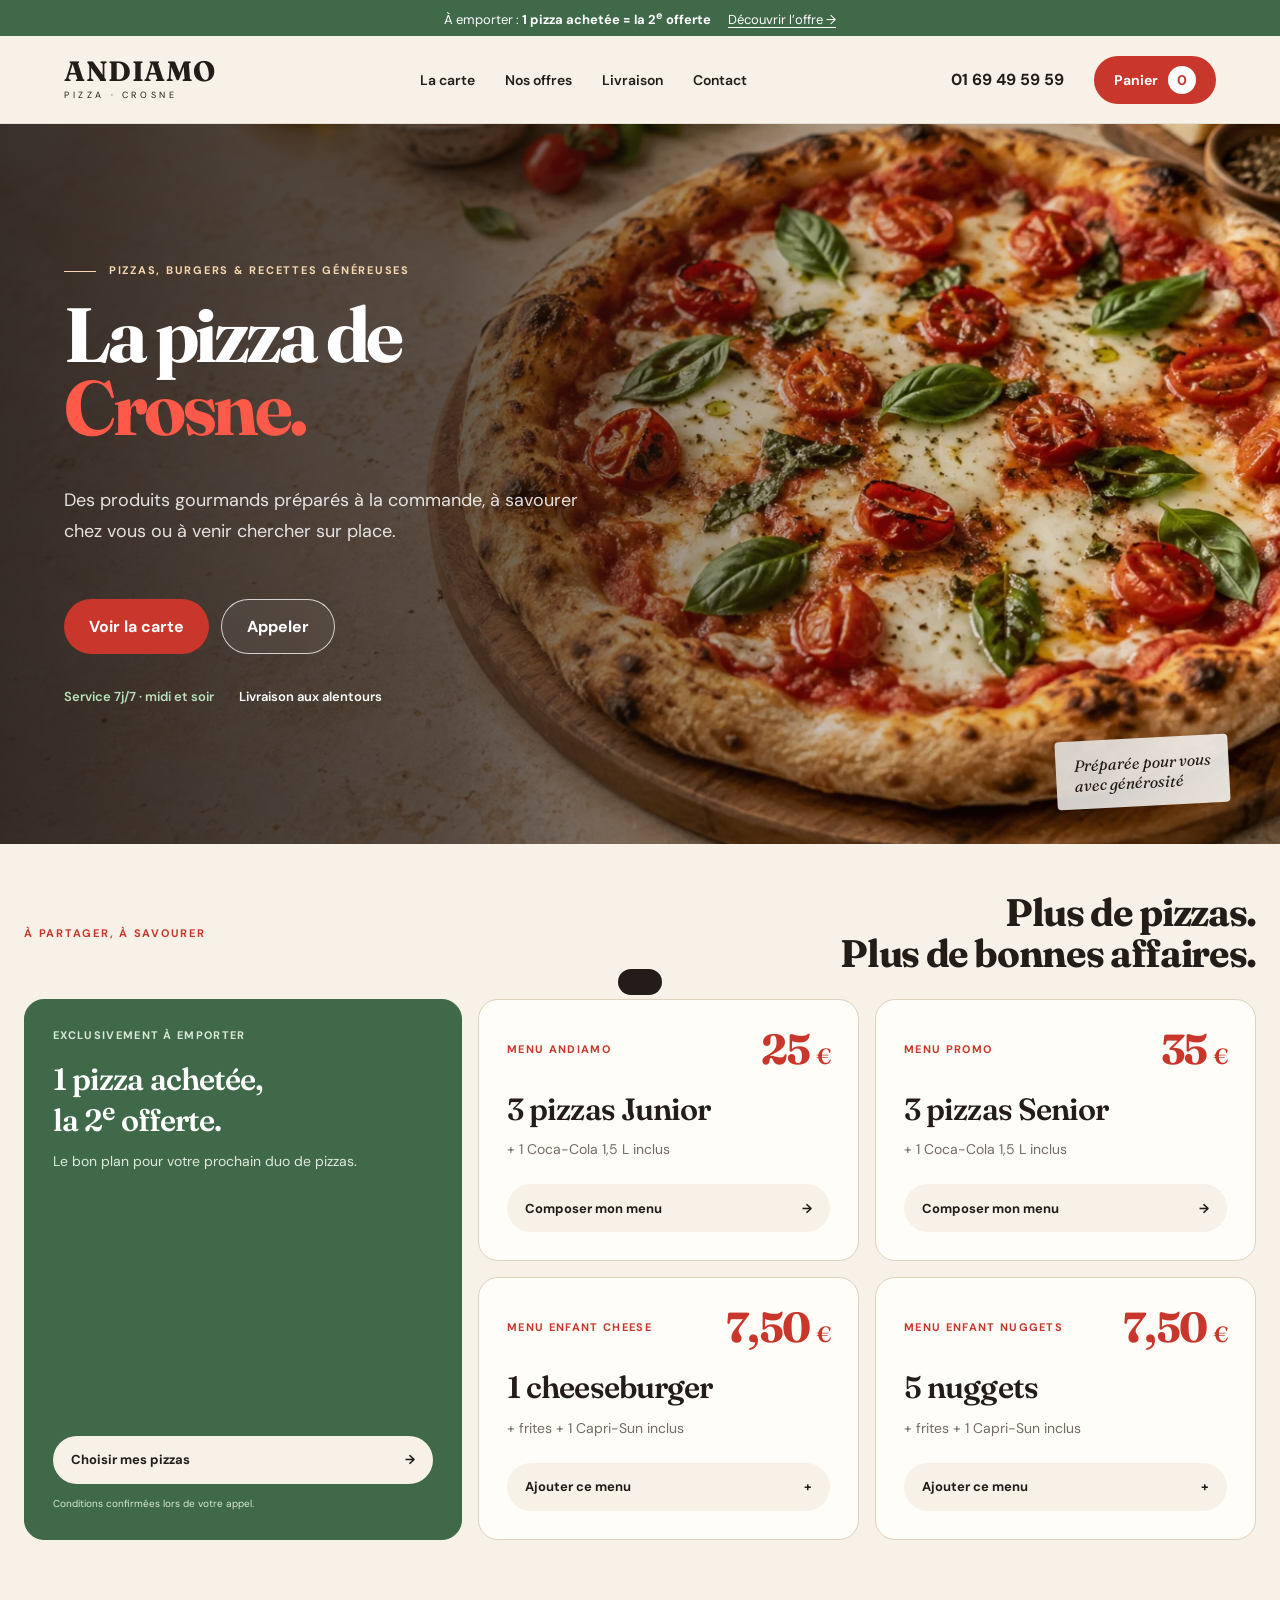
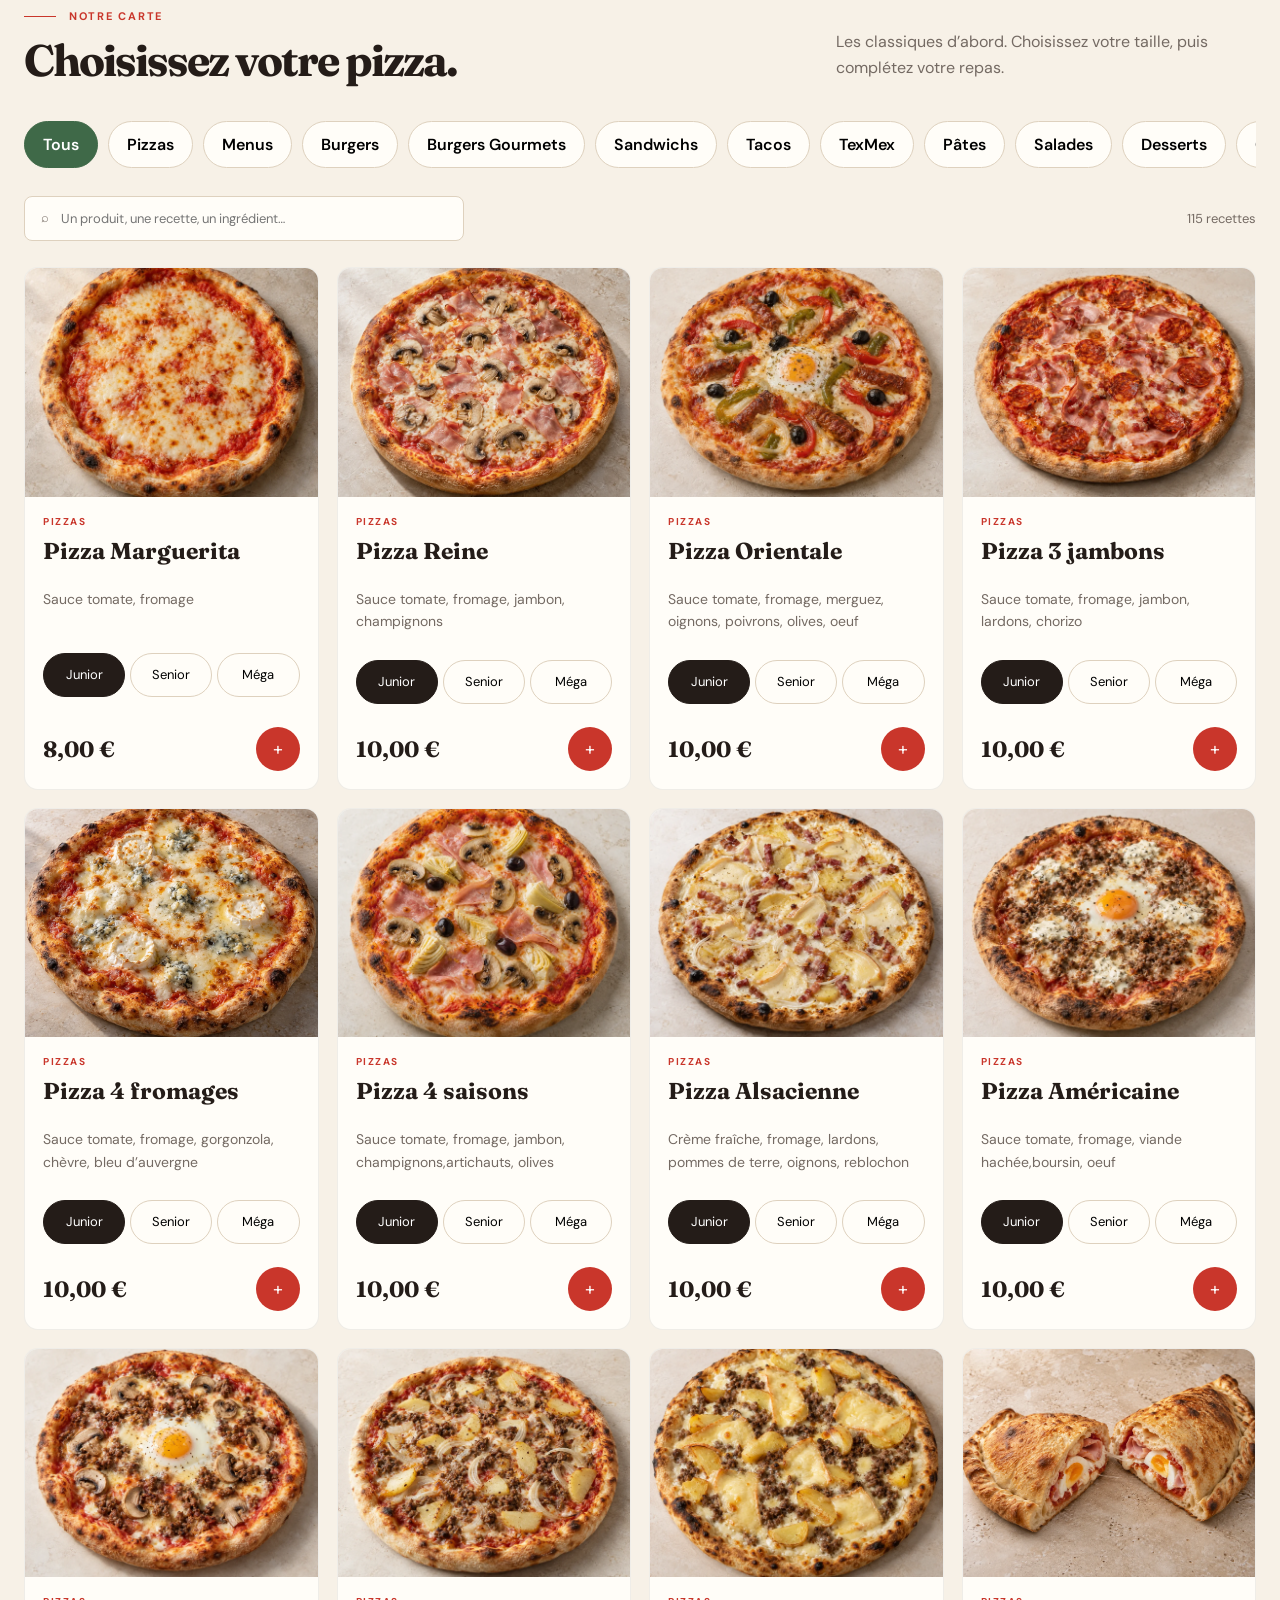
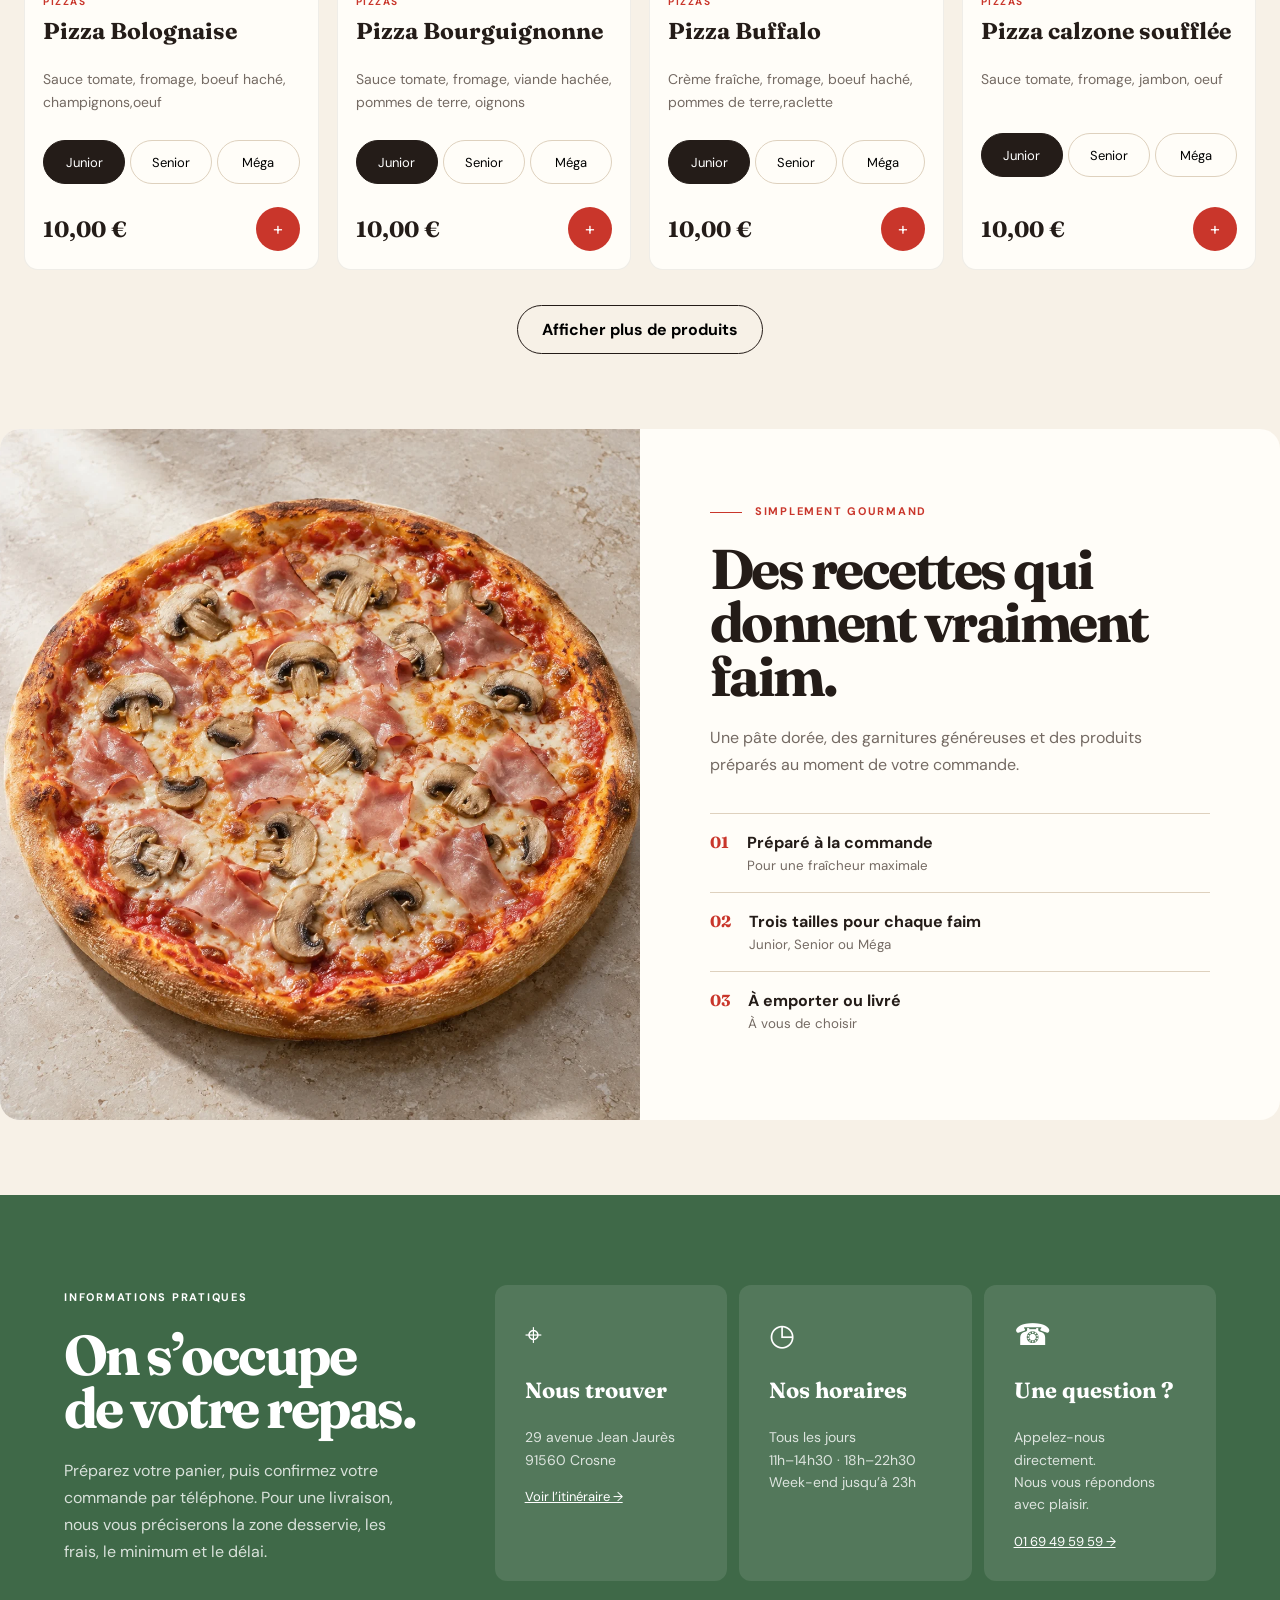
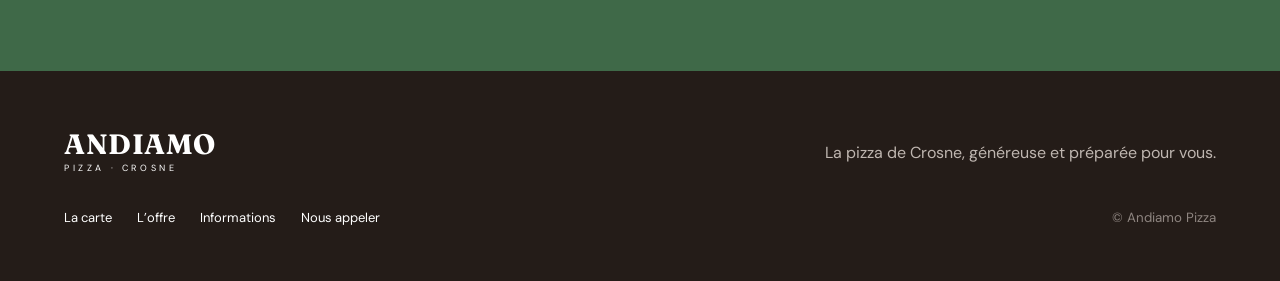
<file: index.html>
<!doctype html>
<html lang="fr">
<head>
  <meta charset="UTF-8" />
  <meta name="viewport" content="width=device-width, initial-scale=1.0" />
  <meta name="description" content="Andiamo Pizza Crosne — pizzas, burgers et recettes généreuses en livraison ou à emporter." />
  <title>Andiamo Pizza — Crosne</title>
  <link rel="preconnect" href="https://fonts.googleapis.com">
  <link rel="preconnect" href="https://fonts.gstatic.com" crossorigin>
  <link href="https://fonts.googleapis.com/css2?family=DM+Sans:wght@400;500;600;700&family=Fraunces:opsz,wght@9..144,600;9..144,700&display=swap" rel="stylesheet">
  <link rel="stylesheet" href="styles.css?v=8" />
  <link rel="stylesheet" href="refinements.css?v=7" />
</head>
<body>
  <div class="announcement">À emporter : <strong>1 pizza achetée = la 2<sup>e</sup> offerte</strong> <a href="#offre">Découvrir l’offre →</a></div>
  <header class="site-header">
    <a class="brand" href="#accueil" aria-label="Andiamo Pizza, accueil"><span>ANDIAMO</span><small>PIZZA · CROSNE</small></a>
    <nav aria-label="Navigation principale">
      <a href="#carte">La carte</a><a href="#offre">Nos offres</a><a href="#livraison">Livraison</a><a href="#contact">Contact</a>
    </nav>
    <div class="header-actions"><a class="phone" href="tel:0169495959">01 69 49 59 59</a><button class="cart-trigger" type="button" aria-label="Ouvrir le panier">Panier <span class="cart-count">0</span></button></div>
    <button class="menu-toggle" type="button" aria-label="Ouvrir le menu" aria-expanded="false"><span></span><span></span></button>
  </header>

  <main>
    <section class="hero" id="accueil">
      <div class="hero-copy">
        <span class="eyebrow"><i></i> Pizzas, burgers & recettes généreuses</span>
        <h1>La pizza de<br><em>Crosne.</em></h1>
        <p>Des produits gourmands préparés à la commande, à savourer chez vous ou à venir chercher sur place.</p>
        <div class="hero-actions"><a class="button primary" href="#carte">Voir la carte</a><a class="button secondary" href="tel:0169495959">Appeler</a></div>
        <div class="service-pills"><span>Service 7j/7 · midi et soir</span><span>Livraison aux alentours</span></div>
      </div>
      <div class="hero-visual"><img src="assets/hero-pizza.webp" alt="Pizza fraîchement préparée avec mozzarella, tomates et basilic" /><span class="hand-note">Préparée pour vous<br>avec générosité</span></div>
    </section>

    <section class="offer-section" id="offre">
      <div class="offers-intro"><span class="eyebrow">À partager, à savourer</span><h2>Plus de pizzas.<br>Plus de bonnes affaires.</h2></div>
      <div class="offers-grid">
        <article class="deal-card deal-pickup"><span class="deal-label">Exclusivement à emporter</span><h3>1 pizza achetée,<br>la 2<sup>e</sup> offerte.</h3><p>Le bon plan pour votre prochain duo de pizzas.</p><a class="button" data-offer="pickup" href="#carte">Choisir mes pizzas <span aria-hidden="true">→</span></a><small>Conditions confirmées lors de votre appel.</small></article>
        <article class="deal-card"><div class="deal-top"><span class="deal-label">Menu Andiamo</span><strong class="deal-price">25 <small>€</small></strong></div><h3>3 pizzas Junior</h3><p>+ 1 Coca-Cola 1,5 L inclus</p><a class="button" data-promo="Menu Andiamo" href="#carte">Composer mon menu <span aria-hidden="true">→</span></a></article>
        <article class="deal-card"><div class="deal-top"><span class="deal-label">Menu Promo</span><strong class="deal-price">35 <small>€</small></strong></div><h3>3 pizzas Senior</h3><p>+ 1 Coca-Cola 1,5 L inclus</p><a class="button" data-promo="Menu Promo" href="#carte">Composer mon menu <span aria-hidden="true">→</span></a></article>
        <article class="deal-card"><div class="deal-top"><span class="deal-label">Menu Enfant Cheese</span><strong class="deal-price">7,50 <small>€</small></strong></div><h3>1 cheeseburger</h3><p>+ frites + 1 Capri-Sun inclus</p><a class="button" data-promo="Menu Enfant Cheese" href="#carte">Ajouter ce menu <span aria-hidden="true">+</span></a></article>
        <article class="deal-card"><div class="deal-top"><span class="deal-label">Menu Enfant Nuggets</span><strong class="deal-price">7,50 <small>€</small></strong></div><h3>5 nuggets</h3><p>+ frites + 1 Capri-Sun inclus</p><a class="button" data-promo="Menu Enfant Nuggets" href="#carte">Ajouter ce menu <span aria-hidden="true">+</span></a></article>
      </div>
    </section>

    <section class="menu-section" id="carte">
      <div class="section-heading"><div><span class="eyebrow"><i></i> Notre carte</span><h2>Choisissez votre pizza.</h2></div><p>Les classiques d’abord. Choisissez votre taille, puis complétez votre repas.</p></div>
      <div class="category-bar" role="tablist" aria-label="Catégories"></div>
      <div class="catalog-tools"><label class="search"><span>⌕</span><input id="search" type="search" aria-label="Rechercher dans toute la carte" placeholder="Un produit, une recette, un ingrédient…" /></label><span id="result-count"></span></div>
      <div class="product-grid" aria-live="polite"></div>
      <button class="load-more" type="button">Afficher plus de produits</button>
    </section>

    <section class="promise-section">
      <div class="promise-photo"><img src="assets/products/pizza-reine.webp?v=2" alt="Pizza Reine : tomate, fromage, jambon et champignons" loading="lazy" /></div>
      <div class="promise-copy"><span class="eyebrow"><i></i> Simplement gourmand</span><h2>Des recettes qui donnent vraiment faim.</h2><p>Une pâte dorée, des garnitures généreuses et des produits préparés au moment de votre commande.</p><div class="promise-list"><article><b>01</b><span><strong>Préparé à la commande</strong><small>Pour une fraîcheur maximale</small></span></article><article><b>02</b><span><strong>Trois tailles pour chaque faim</strong><small>Junior, Senior ou Méga</small></span></article><article><b>03</b><span><strong>À emporter ou livré</strong><small>À vous de choisir</small></span></article></div></div>
    </section>

    <section class="practical" id="livraison">
      <div><span class="eyebrow light">Informations pratiques</span><h2>On s’occupe<br>de votre repas.</h2><p>Préparez votre panier, puis confirmez votre commande par téléphone. Pour une livraison, nous vous préciserons la zone desservie, les frais, le minimum et le délai.</p></div>
      <div class="practical-cards"><article><span>⌖</span><h3>Nous trouver</h3><p>29 avenue Jean Jaurès<br>91560 Crosne</p><a href="https://maps.google.com/?q=29+Avenue+Jean+Jaurès+91560+Crosne" target="_blank" rel="noreferrer">Voir l’itinéraire →</a></article><article><span>◷</span><h3>Nos horaires</h3><p>Tous les jours<br>11h–14h30 · 18h–22h30<br>Week-end jusqu’à 23h</p></article><article><span>☎</span><h3>Une question ?</h3><p>Appelez-nous directement.<br>Nous vous répondons avec plaisir.</p><a href="tel:0169495959">01 69 49 59 59 →</a></article></div>
    </section>
  </main>

  <footer id="contact"><a class="brand inverse" href="#accueil"><span>ANDIAMO</span><small>PIZZA · CROSNE</small></a><p>La pizza de Crosne, généreuse et préparée pour vous.</p><div><a href="#carte">La carte</a><a href="#offre">L’offre</a><a href="#livraison">Informations</a><a href="tel:0169495959">Nous appeler</a></div><small>© Andiamo Pizza</small></footer>

  <aside class="cart-drawer" role="dialog" aria-modal="true" aria-label="Votre panier" aria-hidden="true"><div class="cart-head"><div><span class="eyebrow"><i></i> Votre commande</span><h2>Mon panier</h2></div><button class="cart-close" aria-label="Fermer">×</button></div><div class="order-mode"><button data-mode="pickup" class="active">À emporter</button><button data-mode="delivery">Livraison</button></div><div class="promo-status">✓ L’offre 1 achetée = 1 offerte sera appliquée</div><div class="cart-items"></div><div class="cart-summary"><div><span>Sous-total</span><b id="subtotal">0,00 €</b></div><div class="discount-row"><span>Offre à emporter</span><b id="discount">− 0,00 €</b></div><div class="total-row"><span>Total</span><b id="total">0,00 €</b></div><button class="checkout-button" disabled>Commander maintenant</button><small>Le paiement et la validation finale seront configurés avec la pizzeria.</small></div></aside>
  <div class="overlay"></div>
  <div class="toast" role="status"></div>
  <dialog id="product-dialog"><button class="dialog-close" aria-label="Fermer les options">×</button><div id="product-dialog-body"></div></dialog>
  <dialog id="checkout-dialog"><button class="dialog-close" aria-label="Fermer le récapitulatif">×</button><div id="checkout-body"></div></dialog>
  <script src="app.js?v=4"></script>
  <script src="improvements.js?v=8"></script>
  <script src="motion.js?v=2"></script>
</body>
</html>
</file>
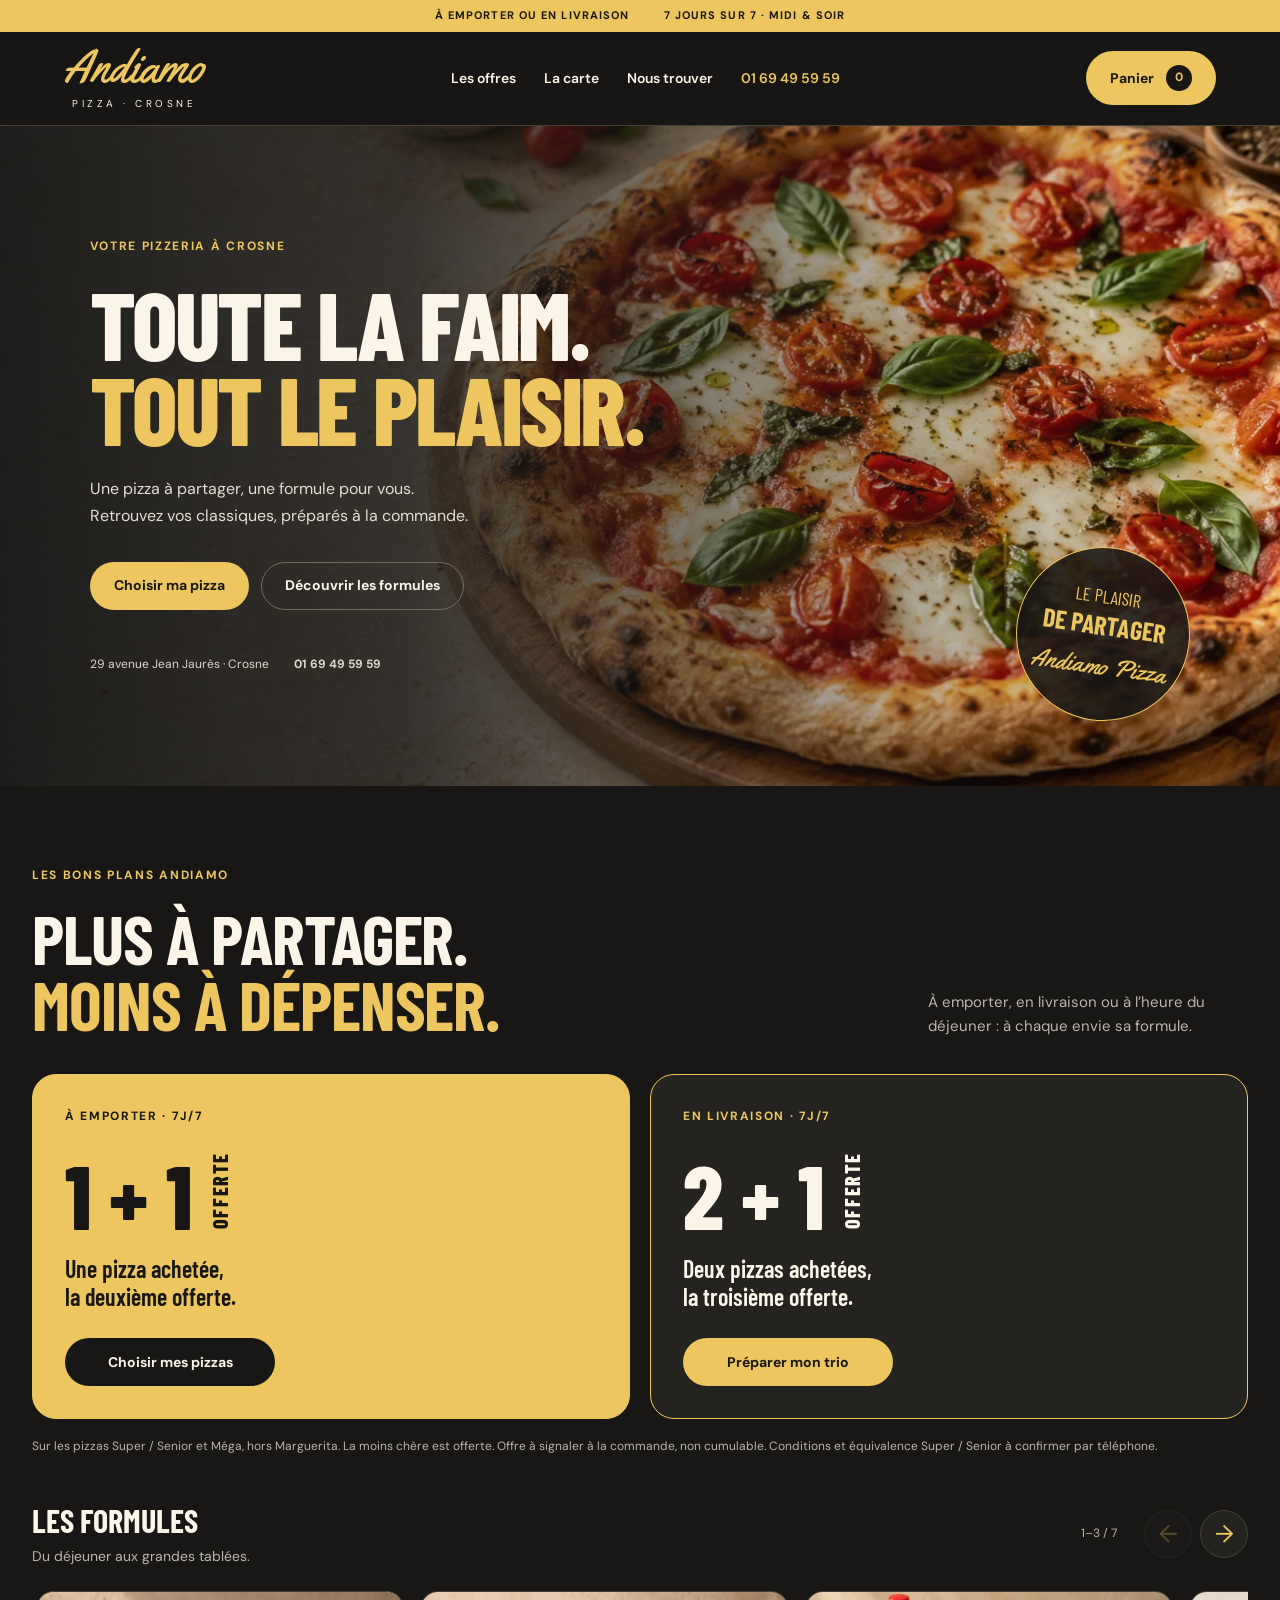
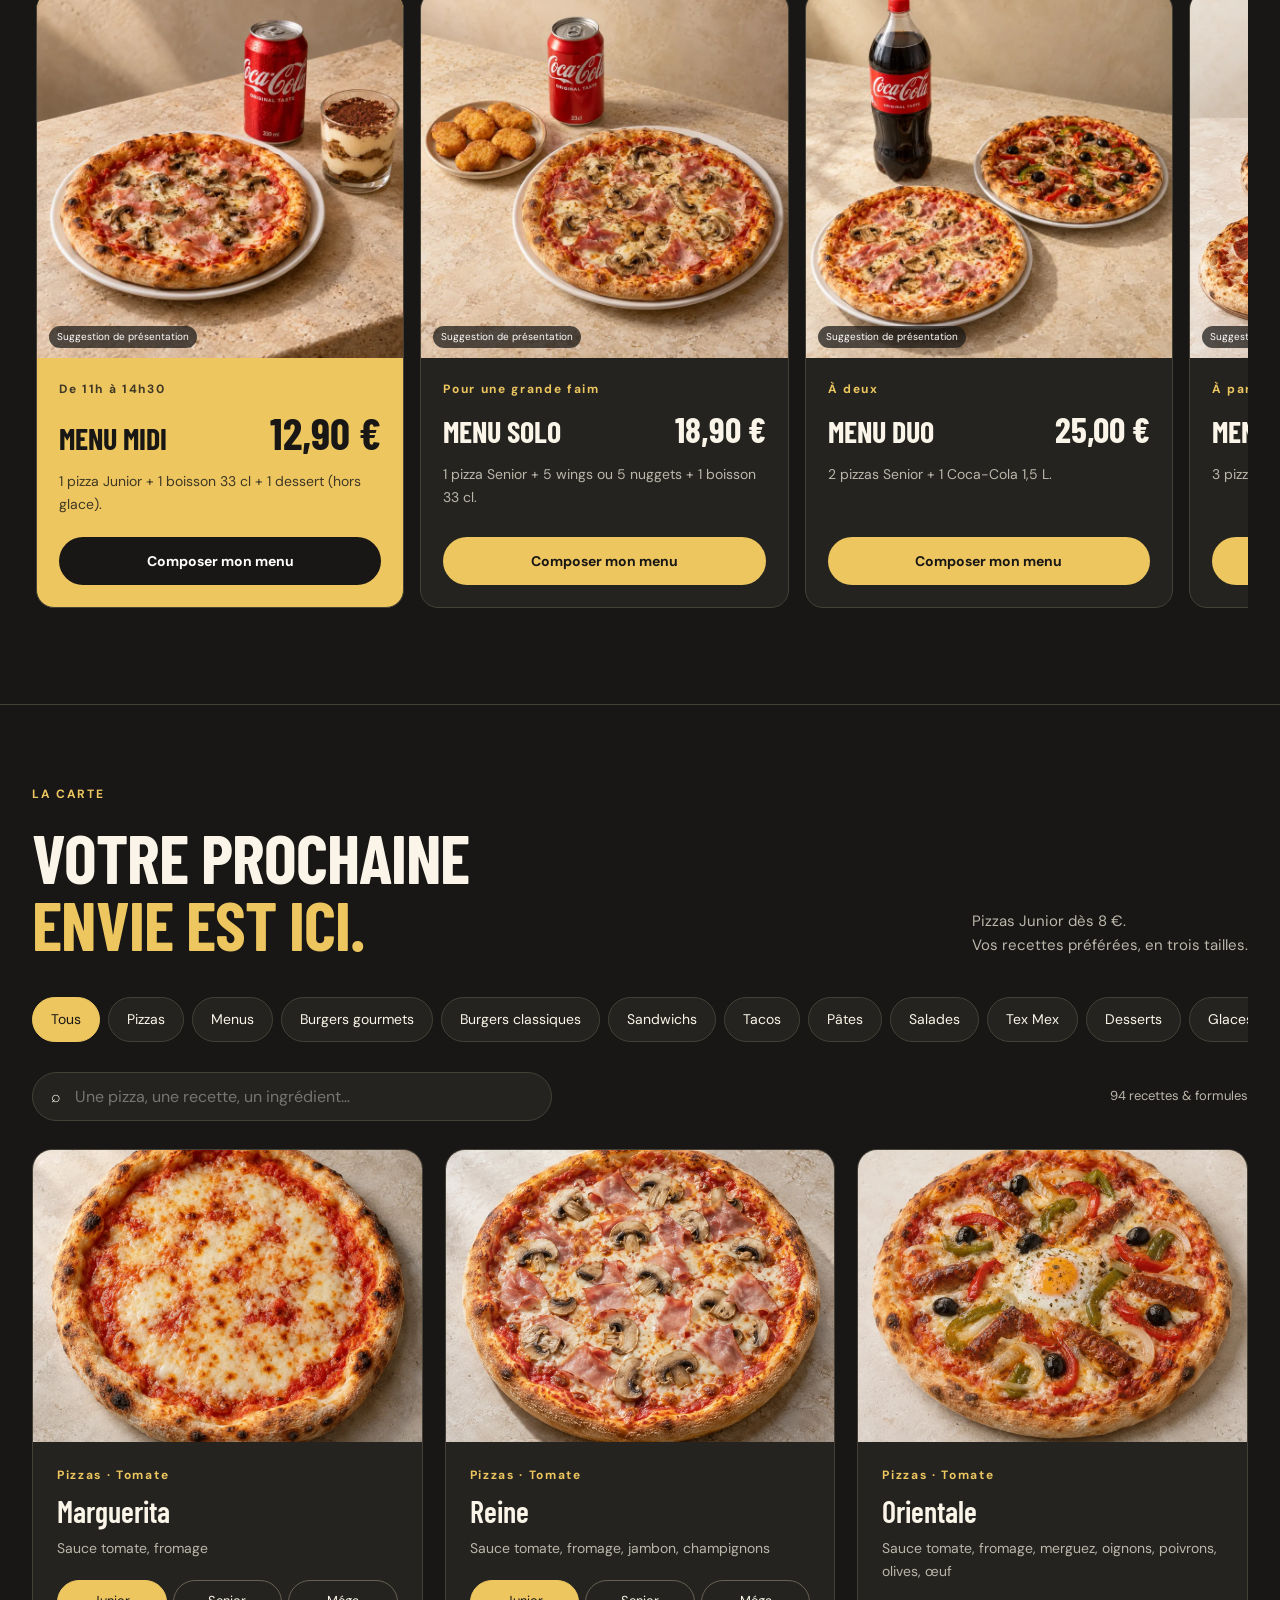
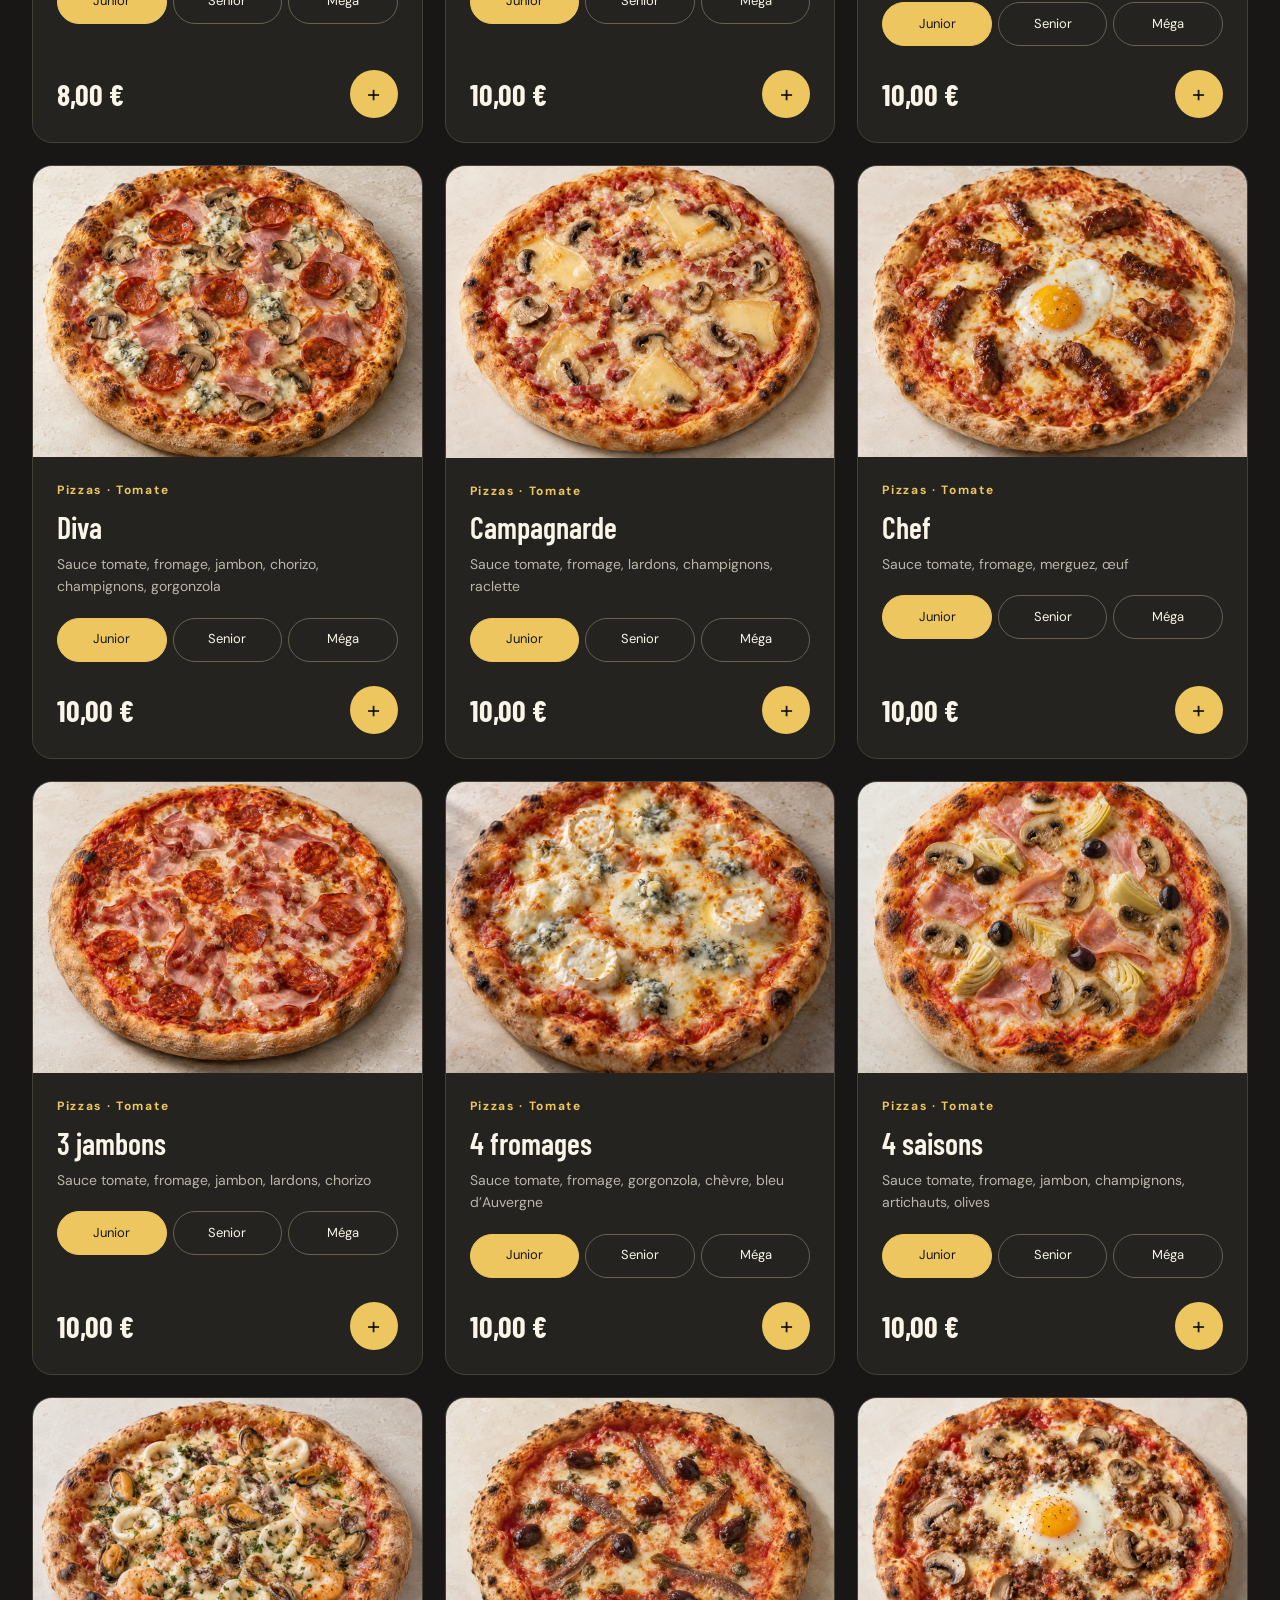
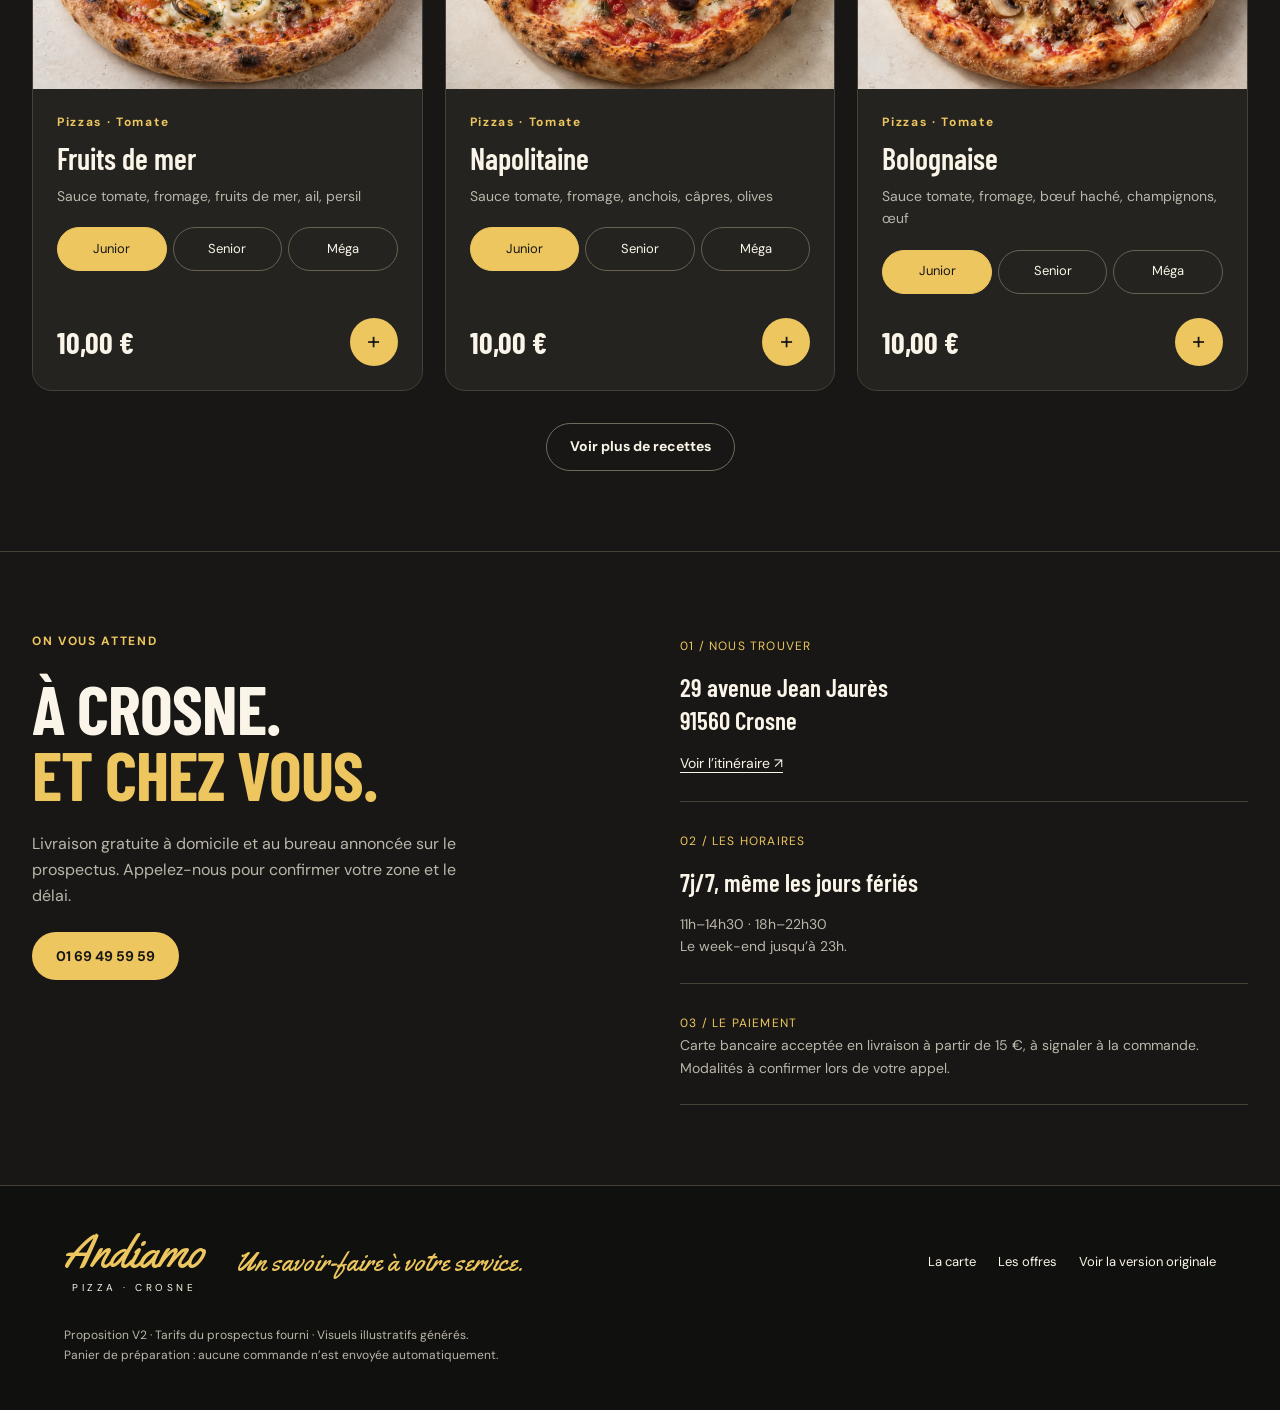
<file: v2/index.html>
<!doctype html>
<html lang="fr">
<head>
 <meta charset="utf-8"><meta name="viewport" content="width=device-width,initial-scale=1">
 <title>Andiamo Pizza — Crosne · La carte & les formules</title>
 <meta name="description" content="Découvrez les pizzas, menus et offres Andiamo Pizza à Crosne. À emporter ou en livraison, 7 jours sur 7.">
 <link rel="preconnect" href="https://fonts.googleapis.com"><link rel="preconnect" href="https://fonts.gstatic.com" crossorigin>
 <link href="https://fonts.googleapis.com/css2?family=Barlow+Condensed:wght@600;700;800&family=DM+Sans:wght@400;500;600;700&family=Yellowtail&display=swap" rel="stylesheet">
 <link rel="icon" href="data:image/svg+xml,%3Csvg xmlns='http://www.w3.org/2000/svg' viewBox='0 0 40 40'%3E%3Crect width='40' height='40' rx='8' fill='%23181715'/%3E%3Ctext x='10' y='30' font-size='30' fill='%23edc65f'%3EA%3C/text%3E%3C/svg%3E">
 <link rel="stylesheet" href="style.css?v=5"><script src="catalog.js?v=2" defer></script><script src="app.js?v=4" defer></script>
</head>
<body>
 <div class="topline">À EMPORTER OU EN LIVRAISON <span>7 JOURS SUR 7 · MIDI & SOIR</span></div>
 <header><a class="brand" href="#accueil" aria-label="Andiamo Pizza, accueil">Andiamo<span>PIZZA · CROSNE</span></a><nav id="nav" aria-label="Navigation principale"><a href="#offres">Les offres</a><a href="#carte">La carte</a><a href="#infos">Nous trouver</a><a href="tel:0169495959">01 69 49 59 59</a></nav><div class="header-buttons"><button class="pill gold" id="basket">Panier <b id="count">0</b></button><button class="circle menu-toggle" aria-label="Ouvrir le menu" aria-expanded="false" aria-controls="nav">☰</button></div></header>
 <main>
  <section class="hero" id="accueil"><img src="../assets/hero-pizza.webp" alt="Pizza à la tomate et au fromage" width="1536" height="1024" fetchpriority="high"><div class="hero-content"><span class="eyebrow">VOTRE PIZZERIA À CROSNE</span><h1>TOUTE LA FAIM.<br><em>TOUT LE PLAISIR.</em></h1><p>Une pizza à partager, une formule pour vous.<br>Retrouvez vos classiques, préparés à la commande.</p><div class="actions"><a class="pill gold" href="#carte">Choisir ma pizza</a><a class="pill outline" href="#offres">Découvrir les formules</a></div><div class="hero-footer"><span>29 avenue Jean Jaurès · Crosne</span><a href="tel:0169495959">01 69 49 59 59</a></div></div><div class="hero-stamp">LE PLAISIR<br><strong>DE PARTAGER</strong><span>Andiamo Pizza</span></div></section>
  <section class="offers section" id="offres"><div class="section-head"><div><span class="eyebrow">LES BONS PLANS ANDIAMO</span><h2>PLUS À PARTAGER.<br><span>MOINS À DÉPENSER.</span></h2></div><p>À emporter, en livraison ou à l’heure du déjeuner : à chaque envie sa formule.</p></div>
   <div class="specials"><article><span class="eyebrow">À EMPORTER · 7J/7</span><div class="offer-number">1 + 1 <span>OFFERTE</span></div><h3>Une pizza achetée,<br>la deuxième offerte.</h3><button class="pill dark" data-mode-offer="pickup">Choisir mes pizzas</button></article><article><span class="eyebrow">EN LIVRAISON · 7J/7</span><div class="offer-number">2 + 1 <span>OFFERTE</span></div><h3>Deux pizzas achetées,<br>la troisième offerte.</h3><button class="pill gold" data-mode-offer="delivery">Préparer mon trio</button></article></div>
   <p class="conditions">Sur les pizzas Super / Senior et Méga, hors Marguerita. La moins chère est offerte. Offre à signaler à la commande, non cumulable. Conditions et équivalence Super / Senior à confirmer par téléphone.</p>
   <div class="menu-heading"><div><h3 id="menus-title">LES FORMULES</h3><span>Du déjeuner aux grandes tablées.</span></div><div class="carousel-controls"><span id="menus-position" aria-live="polite" aria-atomic="true"></span><button class="circle" id="menus-prev" aria-label="Formule précédente" aria-controls="menus">←</button><button class="circle" id="menus-next" aria-label="Formule suivante" aria-controls="menus">→</button></div></div><div id="menus" class="menus" role="region" aria-roledescription="carrousel" aria-labelledby="menus-title" tabindex="0"></div>
  </section>
  <section class="catalog section" id="carte"><div class="section-head"><div><span class="eyebrow">LA CARTE</span><h2>VOTRE PROCHAINE<br><span>ENVIE EST ICI.</span></h2></div><p>Pizzas Junior dès 8 €.<br>Vos recettes préférées, en trois tailles.</p></div><div class="catalog-controls"><div id="categories" aria-label="Catégories"></div><div class="search-line"><label class="search"><span aria-hidden="true">⌕</span><input id="search" type="search" placeholder="Une pizza, une recette, un ingrédient…" aria-label="Rechercher dans la carte"></label><span id="results" role="status"></span></div></div><div id="products" class="products"></div><button class="pill outline more" id="more">Voir plus de recettes</button><noscript><p>Activez JavaScript pour afficher la carte ou appelez le <a href="tel:0169495959">01 69 49 59 59</a>.</p></noscript></section>
  <section class="service section" id="infos"><div><span class="eyebrow">ON VOUS ATTEND</span><h2>À CROSNE.<br><span>ET CHEZ VOUS.</span></h2><p>Livraison gratuite à domicile et au bureau annoncée sur le prospectus. Appelez-nous pour confirmer votre zone et le délai.</p><a class="pill gold" href="tel:0169495959">01 69 49 59 59</a></div><div class="info-list"><article><span>01 / NOUS TROUVER</span><h3>29 avenue Jean Jaurès<br>91560 Crosne</h3><a href="https://maps.google.com/?q=29+avenue+Jean+Jaures+91560+Crosne" target="_blank" rel="noreferrer">Voir l’itinéraire ↗</a></article><article><span>02 / LES HORAIRES</span><h3>7j/7, même les jours fériés</h3><p>11h–14h30 · 18h–22h30<br>Le week-end jusqu’à 23h.</p></article><article><span>03 / LE PAIEMENT</span><p>Carte bancaire acceptée en livraison à partir de 15 €, à signaler à la commande. Modalités à confirmer lors de votre appel.</p></article></div></section>
 </main>
 <footer><a class="brand" href="#accueil">Andiamo<span>PIZZA · CROSNE</span></a><p>Un savoir-faire à votre service.</p><div><a href="#carte">La carte</a><a href="#offres">Les offres</a><a href="../">Voir la version originale</a></div><small>Proposition V2 · Tarifs du prospectus fourni · Visuels illustratifs générés.<br>Panier de préparation : aucune commande n’est envoyée automatiquement.</small></footer>
 <dialog id="options" aria-labelledby="option-title"><button class="circle close" aria-label="Fermer les options">×</button><form id="option-form"><span class="eyebrow">À VOTRE GOÛT</span><h2 id="option-title"></h2><p id="option-description"></p><div id="option-fields"></div><button class="pill gold wide" type="submit" id="option-submit">Ajouter au panier</button></form></dialog>
 <dialog id="cart" aria-labelledby="cart-title"><button class="circle close" aria-label="Fermer le panier">×</button><span class="eyebrow">ON SE RÉGALE ?</span><h2 id="cart-title">VOTRE PANIER</h2><div class="mode"><button data-mode="pickup">À emporter</button><button data-mode="delivery">Livraison</button></div><p id="cart-offer" class="conditions"></p><div id="cart-items"></div><div id="totals"></div><p class="conditions">Estimation à confirmer par téléphone. Offres non cumulables : les menus ne bénéficient pas de la promotion pizza. Aucun paiement ni envoi automatique.</p><a class="pill gold wide" href="tel:0169495959">Appeler pour confirmer</a></dialog>
 <div id="toast" role="status"></div>
</body></html>
</file>
<file: styles.css>
:root{--cream:#f7f1e7;--white:#fffdf8;--ink:#241c18;--red:#c9362b;--red2:#a9432f;--green:#3f6948;--ochre:#d89b42;--line:#ded1be;--muted:#746a63;--shadow:0 18px 50px rgba(60,37,23,.1)}*{box-sizing:border-box}html{scroll-behavior:smooth}body{margin:0;background:var(--cream);color:var(--ink);font-family:"DM Sans",sans-serif}button,input{font:inherit}a{color:inherit;text-decoration:none}img{display:block;width:100%}.announcement{height:36px;background:var(--green);color:#fff;text-align:center;padding:8px 20px;font-size:13px}.announcement a{margin-left:14px;text-decoration:underline;text-underline-offset:3px}.site-header{height:88px;padding:0 clamp(24px,5vw,80px);display:flex;align-items:center;justify-content:space-between;background:rgba(247,241,231,.94);backdrop-filter:blur(12px);position:sticky;top:0;z-index:30;border-bottom:1px solid rgba(36,28,24,.08)}.brand{display:flex;flex-direction:column;line-height:.8}.brand span{font-family:Fraunces,serif;font-size:28px;font-weight:700;letter-spacing:.03em}.brand small{font-size:9px;letter-spacing:.4em;margin-top:10px}.site-header nav,.header-actions{display:flex;align-items:center;gap:30px}.site-header nav a{font-weight:600;font-size:14px}.phone{font-weight:700}.cart-trigger,.button{border:0;cursor:pointer;border-radius:8px;font-weight:700}.cart-trigger{background:var(--red);color:white;padding:13px 18px}.cart-count{background:white;color:var(--red);border-radius:20px;padding:2px 7px;margin-left:6px}.menu-toggle{display:none;background:none;border:0;font-size:24px}.hero{min-height:680px;display:grid;grid-template-columns:44% 56%;overflow:hidden}.hero-copy{padding:110px 5vw 80px max(5vw,calc((100vw - 1440px)/2));position:relative}.eyebrow{text-transform:uppercase;font-size:11px;letter-spacing:.16em;font-weight:700;color:var(--red)}.eyebrow i{display:inline-block;width:32px;height:1px;background:currentColor;vertical-align:middle;margin-right:8px}.hero h1,.section-heading h2,.offer-section h2,.promise-copy h2,.practical h2,.cart-head h2{font-family:Fraunces,serif;line-height:.95;margin:22px 0;font-size:clamp(52px,6vw,92px);letter-spacing:-.045em}.hero h1 em{color:var(--red);font-style:normal}.hero-copy>p{font-size:18px;line-height:1.7;max-width:520px;color:var(--muted)}.hero-actions{display:flex;gap:12px;margin:34px 0}.button{display:inline-flex;align-items:center;justify-content:center;padding:16px 25px}.primary{background:var(--red);color:#fff}.secondary{border:1px solid var(--ink)}.service-pills{display:flex;gap:25px;font-size:13px;font-weight:600}.service-pills span:first-child{color:var(--green)}.hero-visual{position:relative;background:#e8dbc8;min-height:640px}.hero-visual img{height:100%;object-fit:cover}.hand-note{position:absolute;bottom:45px;left:35px;background:var(--white);padding:14px 18px;transform:rotate(-3deg);font-family:Fraunces,serif;font-style:italic;border-radius:4px;box-shadow:var(--shadow)}.offer-section{max-width:1320px;margin:70px auto;padding:48px 55px;background:var(--red);color:white;border-radius:18px;display:grid;grid-template-columns:auto 1fr 1fr auto;gap:35px;align-items:center;box-shadow:var(--shadow)}.offer-icon{font-size:42px;border:1px solid rgba(255,255,255,.45);padding:20px;border-radius:50%}.offer-section h2{font-size:46px;margin:8px 0}.offer-section p{line-height:1.6;opacity:.9}.eyebrow.light{color:#fff}.cream{background:var(--cream);color:var(--red)}.menu-section{max-width:1320px;margin:110px auto;padding:0 24px}.section-heading{display:flex;justify-content:space-between;align-items:end;gap:30px}.section-heading h2{font-size:54px;margin:15px 0}.section-heading>p{max-width:420px;color:var(--muted);line-height:1.6}.category-bar{display:flex;gap:10px;overflow:auto;padding:25px 0 18px;scrollbar-width:none}.category-bar button{border:1px solid var(--line);background:var(--white);padding:12px 18px;border-radius:30px;white-space:nowrap;cursor:pointer;font-weight:600}.category-bar button.active{background:var(--green);color:white;border-color:var(--green)}.catalog-tools{display:flex;align-items:center;justify-content:space-between;margin:10px 0 26px;color:var(--muted);font-size:13px}.search{background:var(--white);border:1px solid var(--line);padding:12px 16px;border-radius:8px;width:min(440px,100%);display:flex;gap:10px}.search input{border:0;background:none;outline:0;width:100%}.product-grid{display:grid;grid-template-columns:repeat(4,1fr);gap:18px}.product-card{background:var(--white);border:1px solid rgba(36,28,24,.07);border-radius:14px;overflow:hidden;transition:.25s;display:flex;flex-direction:column}.product-card:hover{transform:translateY(-4px);box-shadow:var(--shadow)}.product-image{aspect-ratio:1.28;object-fit:cover;background:#eadfce}.product-body{padding:18px;display:flex;flex-direction:column;flex:1}.product-category{text-transform:uppercase;color:var(--red);font-size:10px;letter-spacing:.15em;font-weight:700}.product-card h3{font-family:Fraunces,serif;font-size:23px;margin:9px 0}.product-description{color:var(--muted);font-size:13px;line-height:1.45;min-height:38px}.size-options{display:flex;gap:5px;margin:13px 0}.size-options button{flex:1;padding:7px 3px;border:1px solid var(--line);background:transparent;border-radius:5px;font-size:11px;cursor:pointer}.size-options button.active{background:var(--ink);color:white;border-color:var(--ink)}.product-footer{display:flex;align-items:center;justify-content:space-between;margin-top:auto;padding-top:10px}.product-price{font-family:Fraunces,serif;font-size:22px;font-weight:700}.add-button{width:38px;height:38px;border-radius:50%;background:var(--red);color:white;border:0;font-size:22px;cursor:pointer}.load-more{display:block;margin:35px auto 0;padding:13px 24px;border:1px solid var(--ink);background:transparent;border-radius:8px;font-weight:700;cursor:pointer}.promise-section{display:grid;grid-template-columns:1fr 1fr;max-width:1320px;margin:130px auto;background:var(--white);border-radius:20px;overflow:hidden}.promise-photo img{height:100%;object-fit:cover}.promise-copy{padding:70px}.promise-copy h2{font-size:56px}.promise-copy>p{color:var(--muted);line-height:1.7}.promise-list{margin-top:35px}.promise-list article{display:flex;gap:18px;padding:18px 0;border-top:1px solid var(--line)}.promise-list b{color:var(--red);font-family:Fraunces,serif}.promise-list span{display:flex;flex-direction:column}.promise-list small{color:var(--muted);margin-top:4px}.practical{background:var(--green);color:white;padding:90px max(5vw,calc((100vw - 1320px)/2));display:grid;grid-template-columns:1fr 2fr;gap:70px}.practical h2{font-size:56px}.practical>div>p{line-height:1.7;opacity:.8}.practical-cards{display:grid;grid-template-columns:repeat(3,1fr);gap:12px}.practical-cards article{background:rgba(255,255,255,.1);padding:30px;border-radius:12px}.practical-cards article>span{font-size:30px}.practical-cards h3{font-family:Fraunces,serif;font-size:22px}.practical-cards p{font-size:14px;line-height:1.6;opacity:.8}.practical-cards a{text-decoration:underline;font-size:13px}footer{background:var(--ink);color:white;padding:55px max(5vw,calc((100vw - 1320px)/2));display:grid;grid-template-columns:1fr 1fr;gap:30px;align-items:center}.inverse{color:white}footer>p{color:#bfb6b0;text-align:right}footer>div{display:flex;gap:25px;font-size:13px}footer>small{text-align:right;color:#8e8580}.cart-drawer{position:fixed;right:0;top:0;height:100dvh;width:min(480px,100%);background:var(--white);z-index:60;transform:translateX(105%);transition:.3s;padding:30px;display:flex;flex-direction:column}.cart-drawer.open{transform:none}.overlay{position:fixed;inset:0;background:rgba(20,10,5,.5);z-index:50;opacity:0;pointer-events:none;transition:.3s}.overlay.open{opacity:1;pointer-events:auto}.cart-head{display:flex;justify-content:space-between}.cart-head h2{font-size:40px;margin:10px 0}.cart-close{border:0;background:none;font-size:34px;cursor:pointer}.order-mode{display:grid;grid-template-columns:1fr 1fr;background:var(--cream);padding:4px;border-radius:8px}.order-mode button{border:0;background:none;padding:12px;border-radius:6px;cursor:pointer}.order-mode button.active{background:var(--ink);color:white}.promo-status{background:#e9f2ea;color:var(--green);padding:11px;margin:15px 0;border-radius:7px;font-size:12px;font-weight:700}.cart-items{overflow:auto;flex:1}.empty-cart{text-align:center;color:var(--muted);padding:70px 20px}.cart-item{display:grid;grid-template-columns:64px 1fr auto;gap:12px;padding:15px 0;border-bottom:1px solid var(--line)}.cart-item img{width:64px;height:64px;object-fit:cover;border-radius:8px}.cart-item h4{margin:3px 0;font-family:Fraunces,serif}.cart-item small{color:var(--muted)}.qty{display:flex;align-items:center;gap:9px}.qty button{border:1px solid var(--line);background:none;border-radius:50%;width:25px;height:25px;cursor:pointer}.cart-summary{border-top:1px solid var(--line);padding-top:15px}.cart-summary>div{display:flex;justify-content:space-between;margin:9px 0}.discount-row{color:var(--green)}.total-row{font-size:21px;padding-top:10px;border-top:1px solid var(--line)}.checkout-button{width:100%;padding:16px;background:var(--red);color:white;border:0;border-radius:8px;font-weight:700;margin:10px 0;cursor:pointer}.checkout-button:disabled{opacity:.5;cursor:not-allowed}.cart-summary>small{display:block;color:var(--muted);text-align:center;line-height:1.4}.toast{position:fixed;left:50%;bottom:25px;transform:translate(-50%,120px);background:var(--ink);color:white;padding:13px 22px;border-radius:30px;z-index:80;transition:.3s}.toast.show{transform:translate(-50%,0)}
@media(max-width:1000px){.site-header nav,.phone{display:none}.menu-toggle{display:block}.hero{grid-template-columns:1fr;min-height:0}.hero-copy{padding:70px 24px}.hero-visual{min-height:480px}.offer-section{margin:40px 24px;grid-template-columns:auto 1fr}.offer-section p,.offer-section>a{grid-column:2}.product-grid{grid-template-columns:repeat(2,1fr)}.promise-section{margin:80px 24px;grid-template-columns:1fr}.promise-photo{max-height:480px}.practical{grid-template-columns:1fr}.practical-cards{grid-template-columns:1fr 1fr 1fr}}
@media(max-width:650px){.announcement{height:auto;font-size:11px}.announcement a{display:none}.site-header{height:72px;padding:0 16px}.brand span{font-size:23px}.header-actions{gap:8px}.cart-trigger{padding:10px;font-size:0}.cart-trigger:before{content:"Panier";font-size:12px}.cart-count{font-size:11px}.hero h1{font-size:57px}.hero-copy{padding:55px 20px 45px}.hero-copy>p{font-size:16px}.hero-visual{min-height:360px}.hand-note{font-size:12px;bottom:20px;left:20px}.offer-section{margin:24px 14px;padding:28px 22px;display:block}.offer-icon{display:none}.offer-section h2{font-size:38px}.offer-section .button{margin-top:12px}.menu-section{margin:75px auto;padding:0 14px}.section-heading{display:block}.section-heading h2{font-size:42px}.section-heading>p{font-size:14px}.catalog-tools{display:block}.catalog-tools>span{display:block;margin-top:12px}.product-grid{grid-template-columns:1fr 1fr;gap:9px}.product-body{padding:12px}.product-card h3{font-size:19px}.product-description{font-size:11px}.size-options{display:none}.product-price{font-size:18px}.promise-section{margin:75px 14px}.promise-copy{padding:38px 24px}.promise-copy h2{font-size:42px}.practical{padding:65px 20px}.practical h2{font-size:46px}.practical-cards{grid-template-columns:1fr}.practical-cards article{padding:25px}footer{grid-template-columns:1fr;padding:50px 24px}footer>p,footer>small{text-align:left}footer>div{flex-wrap:wrap}.cart-drawer{padding:22px}.hero-actions .button{flex:1}}

/* Hero photographique : le contenu reste est volontairement superposé à l'image. */
.hero{position:relative;display:block;min-height:720px;isolation:isolate;background:#4b3326}
.hero::after{content:"";position:absolute;inset:0;z-index:-1;background:linear-gradient(90deg,rgba(25,15,10,.86) 0%,rgba(25,15,10,.69) 35%,rgba(25,15,10,.22) 65%,rgba(25,15,10,.04) 100%)}
.hero-copy{position:relative;z-index:2;min-height:720px;display:flex;flex-direction:column;justify-content:center;max-width:760px;padding-top:80px;padding-bottom:80px;color:#fff}
.hero-copy .eyebrow{color:#f5d8b0}
.hero h1 em{color:#ff5a49}
.hero-copy>p{color:rgba(255,255,255,.86)}
.hero .secondary{border-color:rgba(255,255,255,.75);color:#fff;background:rgba(255,255,255,.06);backdrop-filter:blur(8px)}
.hero .service-pills{color:#fff}
.hero .service-pills span:first-child{color:#b8e1bf}
.hero-visual{position:absolute;inset:0;z-index:-2;min-height:0;background:#4b3326}
.hero-visual img{width:100%;height:100%;object-fit:cover;object-position:center right}
.hero .hand-note{left:auto;right:4vw;bottom:38px;background:rgba(255,253,248,.92)}
@media(max-width:1000px){.hero{display:block;min-height:650px}.hero-copy{min-height:650px;max-width:690px;padding:70px 7vw}.hero::after{background:linear-gradient(90deg,rgba(25,15,10,.84) 0%,rgba(25,15,10,.62) 58%,rgba(25,15,10,.18) 100%)}.hero-visual{position:absolute;min-height:0}.hero .hand-note{right:24px}}
@media(max-width:650px){.hero,.hero-copy{min-height:620px}.hero-copy{padding:60px 20px 95px;justify-content:flex-end}.hero::after{background:linear-gradient(0deg,rgba(25,15,10,.92) 0%,rgba(25,15,10,.66) 58%,rgba(25,15,10,.18) 100%)}.hero-visual img{object-position:66% center}.hero h1{font-size:54px}.hero .hand-note{display:none}.hero-actions{width:100%}.hero .service-pills{font-size:12px;gap:14px;flex-wrap:wrap}}

/* Offre à emporter — campagne photographique */
.offer-section{position:relative;isolation:isolate;overflow:hidden;min-height:500px;padding:64px 6%;display:flex;flex-direction:column;align-items:flex-start;justify-content:center;gap:0;color:#fff;background:#2b1b14 url("assets/offer-pickup-v2.webp") center right/cover no-repeat;border-radius:22px}
.offer-section::before{content:"";position:absolute;inset:0;z-index:-1;background:linear-gradient(90deg,rgba(25,14,9,.93) 0%,rgba(25,14,9,.82) 36%,rgba(25,14,9,.28) 68%,rgba(25,14,9,.08) 100%)}
.offer-heading{max-width:620px}
.offer-section h2{font-size:clamp(48px,5vw,72px);line-height:.95;margin:14px 0 24px;letter-spacing:-.04em}
.offer-section p{max-width:540px;margin:0 0 30px;font-size:17px;line-height:1.65;color:rgba(255,255,255,.82)}
.offer-section .cream{min-width:190px;background:var(--red);color:#fff;box-shadow:0 12px 30px rgba(0,0,0,.22)}
@media(max-width:1000px){.offer-section{margin:45px 24px;min-height:470px;padding:52px 6%;display:flex}.offer-section p,.offer-section>a{grid-column:auto}.offer-section::before{background:linear-gradient(90deg,rgba(25,14,9,.92) 0%,rgba(25,14,9,.76) 55%,rgba(25,14,9,.22) 100%)}}
@media(max-width:650px){.offer-section{margin:22px 14px;min-height:560px;padding:36px 25px;justify-content:flex-end;background-position:68% center}.offer-section::before{background:linear-gradient(0deg,rgba(25,14,9,.96) 0%,rgba(25,14,9,.69) 58%,rgba(25,14,9,.12) 100%)}.offer-section h2{font-size:43px}.offer-section p{font-size:15px}.offer-section .button{width:100%}}

/* Navigation tablette et mobile */
@media(max-width:1000px){
  .site-header{justify-content:flex-start}
  .site-header .header-actions{margin-left:auto}
  .menu-toggle{display:flex;position:relative;width:44px;height:44px;margin-left:12px;padding:0;border:1px solid rgba(36,28,24,.14);border-radius:50%;background:#fff;align-items:center;justify-content:center;cursor:pointer;transition:background .2s,border-color .2s}
  .menu-toggle:hover{background:#fff;border-color:rgba(36,28,24,.28)}
  .menu-toggle span{display:block;position:absolute;width:18px;height:2px;border-radius:2px;background:var(--ink);transition:transform .25s}
  .menu-toggle span:first-child{transform:translateY(-3px)}
  .menu-toggle span:last-child{transform:translateY(3px)}
  .menu-toggle[aria-expanded="true"] span:first-child{transform:rotate(45deg)}
  .menu-toggle[aria-expanded="true"] span:last-child{transform:rotate(-45deg)}
  .site-header nav{display:flex;position:absolute;top:calc(100% + 10px);left:24px;right:24px;padding:12px;background:#fffdf8;border:1px solid rgba(36,28,24,.1);border-radius:14px;box-shadow:0 22px 60px rgba(36,28,24,.25);flex-direction:column;align-items:stretch;gap:0;opacity:0;visibility:hidden;transform:translateY(-8px);transition:opacity .2s,transform .2s,visibility .2s;backdrop-filter:none}
  .site-header nav.mobile-open{opacity:1;visibility:visible;transform:translateY(0)}
  .site-header nav a{display:flex;align-items:center;justify-content:space-between;padding:15px 14px;border-radius:8px;font-size:15px}
  .site-header nav a::after{content:"→";color:var(--red)}
  .site-header nav a:hover{background:var(--cream)}
}
@media(max-width:650px){.site-header nav{left:12px;right:12px}.menu-toggle{width:40px;height:40px;margin-left:8px}.site-header .cart-trigger{border-radius:22px}}
</file>
<file: refinements.css>
[hidden]{display:none!important}
/* Keep a warm, fixed-size surface until the photo is fully decoded. */
.product-image-frame{aspect-ratio:1.28;overflow:hidden;background:#eadfce;flex-shrink:0}
.product-image-frame .product-image{width:100%;height:100%;margin:0;border-radius:0;opacity:0;transition:opacity .18s ease}
.product-image-frame.image-ready .product-image{opacity:1}
@media(max-width:650px){.product-image-frame{aspect-ratio:4/3}}
/* Boutons texte en pilule, commandes à icône en cercle. */
button,.button{border-radius:999px}
.button,.load-more,.checkout-button,.category-bar button,.size-options button,.order-mode button{border-radius:999px;min-height:44px}
.order-mode{border-radius:999px}
.add-button:not(.configure-button){display:inline-flex;align-items:center;justify-content:center;width:44px;height:44px;min-width:44px;padding:0;border-radius:50%;flex-shrink:0}
.add-button.configure-button{border-radius:999px;font-size:13px;padding:0 16px}
.cart-close{display:grid;place-items:center;width:44px;height:44px;border-radius:50%;background:var(--cream);line-height:1;flex-shrink:0;cursor:pointer}
.qty button{display:grid;place-items:center;padding:0;border-radius:50%;flex-shrink:0}
.button,button{transition:background-color .2s ease,color .2s ease,border-color .2s ease,transform .2s ease,box-shadow .2s ease}
.button:active,button:not(:disabled):active{transform:scale(.97)}
.deal-card{transition:transform .25s ease,box-shadow .25s ease}
@media(hover:hover) and (prefers-reduced-motion:no-preference){
 .button:hover,.cart-trigger:hover,.load-more:hover{transform:translateY(-2px)}
 .deal-card:hover{transform:translateY(-4px);box-shadow:var(--shadow)}
 .add-button:hover{transform:scale(1.08)}
}
@keyframes dialog-arrive{from{opacity:0;transform:translateY(12px) scale(.98)}to{opacity:1;transform:none}}
dialog[open]{animation:dialog-arrive .24s ease-out}
@media(prefers-reduced-motion:reduce){
 *,*::before,*::after{animation:none!important;transition:none!important;scroll-behavior:auto!important}
 .button:active,button:not(:disabled):active,.product-card:hover{transform:none}
}
.button:hover,.load-more:hover,.checkout-button:not(:disabled):hover{filter:brightness(.96)}
section[id],footer[id]{scroll-margin-top:110px}
:focus-visible{outline:3px solid var(--green);outline-offset:4px}
.hero :focus-visible{outline-color:white}
.offer-section{min-height:340px;padding:40px 5%;margin-top:40px;margin-bottom:55px}
.offer-section h2{font-size:clamp(38px,4vw,54px);margin-bottom:16px}
.offer-section p{font-size:15px;max-width:430px;margin-bottom:20px}
.menu-section{margin-top:60px;margin-bottom:70px}
.section-heading h2{font-size:44px}
.promise-section{margin-top:75px;margin-bottom:75px}
.product-description{font-size:14px;line-height:1.6}
.size-options button{min-height:44px;font-size:13px}
.add-button{min-width:44px;width:auto;min-height:44px;font-size:18px}
.qty button{width:32px;height:32px}
.cart-options{font-size:12px;color:var(--muted);line-height:1.5}
dialog{width:min(540px,calc(100% - 28px));max-height:85dvh;border:1px solid var(--line);border-radius:18px;background:var(--white);color:var(--ink);padding:30px;box-shadow:var(--shadow)}
dialog::backdrop{background:rgba(20,10,5,.6)}
dialog h2{font:700 32px/1.1 Fraunces,serif;padding-right:28px}
dialog p,dialog li{font-size:15px;line-height:1.6}
dialog li{margin:12px 0}
.dialog-close{position:absolute;right:12px;top:12px;width:44px;height:44px;border:0;border-radius:50%;background:var(--cream);font-size:28px;cursor:pointer}
dialog label{display:block;font-weight:600;margin:18px 0}
dialog select{display:block;width:100%;padding:14px;border:1px solid var(--line);border-radius:8px;background:white;margin-top:8px;font:inherit}
dialog .button{width:100%;margin-top:14px}
.recap-total{font-weight:700;font-size:20px}
@media(max-width:650px){
 section[id],footer[id]{scroll-margin-top:90px}
 .offer-section{min-height:340px;padding:28px 24px;background-position:center;margin:24px 14px 38px}
 .offer-section h2{font-size:37px}
 .offer-section::before{background:linear-gradient(90deg,rgba(25,14,9,.92),rgba(25,14,9,.4))}
 .menu-section{margin-top:40px}
 .section-heading h2{font-size:36px}
 .product-grid{grid-template-columns:1fr;gap:16px}
 /* Sur téléphone, la photographie et les contrôles utilisent toute la carte. */
 .product-card{display:flex;flex-direction:column;border-radius:22px;box-shadow:0 4px 18px rgba(60,37,23,.035)}
 .product-card:hover{transform:none}
 .product-image{aspect-ratio:4/3;width:100%;height:auto;object-fit:cover;border-radius:0;margin:0}
 .product-body{padding:20px;min-width:0}
 .product-category{font-size:10px;letter-spacing:.13em}
 .product-card h3{font-size:28px;line-height:1.12;letter-spacing:-.025em;margin:8px 0 0;text-wrap:balance}
 .product-description{font-size:14px;line-height:1.55;min-height:0;margin:10px 0 0}
 .size-options{display:flex;gap:8px;margin:18px 0 0}
 .size-options button{font-size:14px;padding:10px 8px;min-height:44px}
 .product-price{font-size:28px;letter-spacing:-.03em}
 .product-footer{padding-top:16px;margin-top:16px;border-top:1px solid rgba(36,28,24,.09);gap:12px}
 .product-footer .add-button:not(.configure-button){width:48px;height:48px;font-size:26px}
 .product-footer .configure-button{min-height:48px;padding:0 22px;font-size:14px}
 .category-bar{padding:12px 0;gap:8px;scroll-padding-inline:4px}
 .category-bar button{padding:10px 18px;font-size:14px;flex-shrink:0}
 .catalog-tools{margin:6px 0 20px}
 .catalog-tools>span{font-size:12px;margin-top:12px}
 .search{width:100%;border-radius:999px;padding:13px 16px;align-items:center}
 .search input{font-size:16px;min-width:0}
 .search:focus-within{outline:2px solid var(--green);outline-offset:2px}
 .section-heading>p{margin:12px 0 16px;line-height:1.5}
 .cart-drawer{padding:20px 16px;padding-bottom:max(20px,env(safe-area-inset-bottom))}
 .cart-item{grid-template-columns:48px minmax(0,1fr) auto;gap:8px}
 .cart-item img{width:48px;height:48px}
 .qty{gap:6px}
 .qty button{width:44px;height:44px}
 .toast{width:max-content;max-width:calc(100% - 32px);font-size:14px;text-align:center;bottom:max(20px,env(safe-area-inset-bottom))}
 dialog{padding:26px 20px}
 dialog select{font-size:16px}
 .promise-copy{padding:30px 24px}
 .promise-copy h2{font-size:36px}
}
@media(prefers-reduced-motion:reduce){html{scroll-behavior:auto}*,*::before,*::after{transition:none!important}}

/* Une seule grande photographie, puis des offres faciles à comparer. */
.site-header .cart-trigger{height:48px;border-radius:999px;display:inline-flex;align-items:center;justify-content:center;gap:10px;padding:0 20px;font-size:14px;white-space:nowrap}
.site-header .cart-trigger::before{content:none}
.site-header .cart-count{display:grid;place-items:center;min-width:28px;height:28px;padding:0 6px;margin:0;border-radius:999px;font-size:14px}
.site-header .menu-toggle{width:48px;height:48px;flex-shrink:0;border-radius:50%}
.offer-section{display:block;min-height:0;max-width:1320px;margin:48px auto 64px;padding:0 24px;background:none;color:var(--ink);border-radius:0;box-shadow:none;overflow:visible}
.offer-section::before{display:none}
.offers-intro{display:flex;justify-content:space-between;align-items:center;gap:20px;margin-bottom:24px}
.offer-section .offers-intro h2{font-size:clamp(28px,3vw,40px);line-height:1.08;letter-spacing:-.035em;margin:0;text-align:right}
.offers-grid{display:grid;grid-template-columns:1.15fr 1fr 1fr;gap:16px}
.offers-grid>.deal-pickup{grid-row:span 2;justify-content:center}
.offers-grid>.deal-pickup .button{margin-top:16px}
.deal-card{display:flex;flex-direction:column;padding:28px;background:var(--white);border:1px solid var(--line);border-radius:20px}
.deal-label{font-size:11px;text-transform:uppercase;letter-spacing:.12em;font-weight:700;color:var(--red)}
.deal-top{display:flex;align-items:center;justify-content:space-between;gap:12px;margin-bottom:22px}
.deal-price{font:700 42px/1 Fraunces,serif;letter-spacing:-.04em;color:var(--red);white-space:nowrap}
.deal-price small{font:600 22px Fraunces,serif}
.deal-card h3{font:600 clamp(24px,2.4vw,32px)/1.15 Fraunces,serif;letter-spacing:-.03em;margin:0 0 12px}
.offer-section .deal-card p{font-size:14px;color:var(--muted);margin:0 0 24px;opacity:1;line-height:1.5}
.offer-section .deal-card .button{display:flex;justify-content:space-between;gap:12px;min-height:48px;margin-top:auto;padding:12px 18px;border-radius:999px;background:var(--cream);color:var(--ink);font-size:13px;width:100%}
.deal-card .button:hover{background:#ecdfcd}
.deal-card.deal-pickup{background:var(--green);border-color:var(--green);color:white}
.deal-pickup .deal-label{color:#d8e8d5;margin-bottom:20px}
.offer-section .deal-pickup p{color:#e0e9df}
.deal-pickup>small{font-size:10px;color:#d8e8d5;margin-top:12px;line-height:1.5}
@media(max-width:750px){
 .offer-section{margin:32px auto 44px;padding:0 14px}
 .offers-intro{display:block}
 .offer-section .offers-intro h2{text-align:left;margin-top:12px;font-size:32px}
 .offers-grid{grid-template-columns:1fr 1fr;gap:12px}
 .offers-grid>.deal-pickup{grid-column:1/-1;grid-row:auto}
 .deal-card{padding:22px}
 .deal-top{align-items:flex-start;flex-direction:column;gap:16px}
 .deal-card h3{font-size:25px}
}
@media(max-width:480px){
 .site-header .cart-trigger{height:44px;padding:0 14px;font-size:12px;gap:8px}
 .site-header .cart-count{height:24px;min-width:24px;font-size:12px}
 .site-header .menu-toggle{width:44px;height:44px}
 .offers-grid{grid-template-columns:1fr}
 .deal-top{flex-direction:row;align-items:center;margin-bottom:16px}
 .deal-card h3{font-size:28px}
}
@media(max-width:360px){
 .site-header{padding:0 12px}
 .brand span{font-size:21px}
 .brand small{font-size:8px;letter-spacing:.32em}
 .site-header .cart-trigger{padding:0 12px;gap:6px}
 .menu-section{padding:0 12px}
 .product-body{padding:18px}
}
</file>
<file: v2/style.css>
:root{--bg:#181715;--panel:#24231f;--gold:#edc65f;--white:#faf5e8;--muted:#bbb6aa;--line:#454137;--font:'DM Sans',sans-serif;--display:'Barlow Condensed',sans-serif;color-scheme:dark}*{box-sizing:border-box}html{scroll-behavior:smooth;scroll-padding-top:100px}body{margin:0;background:var(--bg);color:var(--white);font:16px/1.6 var(--font)}a{color:inherit;text-decoration:none}button,input,select{font:inherit}button,a,input,select{touch-action:manipulation}button{cursor:pointer}button:disabled{opacity:.5;cursor:not-allowed}img{display:block;max-width:100%}button{color:inherit}h1,h2,h3,p{margin:0}h1,h2,h3{line-height:1.05}h2{font:700 clamp(42px,5.4vw,76px)/.96 var(--display);letter-spacing:-.015em}h2 span{color:var(--gold)}.eyebrow{display:block;font-size:12px;letter-spacing:.14em;font-weight:700;color:var(--gold)}.pill{min-height:48px;padding:13px 23px;border:1px solid transparent;border-radius:999px;font-size:14px;font-weight:700;display:inline-flex;align-items:center;justify-content:center;gap:12px;line-height:1.3;transition:background .2s,transform .2s}.gold{background:var(--gold);color:#181715}.dark{background:#181715;color:var(--white)}.outline{background:transparent;border-color:#716b5d;color:var(--white)}.circle{width:48px;height:48px;flex-shrink:0;display:grid;place-items:center;border-radius:50%;border:1px solid var(--line);background:var(--panel);font-size:24px}.wide{width:100%}:focus-visible{outline:3px solid var(--gold);outline-offset:4px}.gold:focus-visible{outline-color:white}.topline{background:var(--gold);color:var(--bg);text-align:center;padding:7px 16px;font-size:11px;font-weight:700;letter-spacing:.1em}.topline span{margin-left:30px}header{height:94px;display:flex;align-items:center;justify-content:space-between;padding:0 5%;gap:24px;position:sticky;top:0;z-index:20;background:#181715f5;border-bottom:1px solid var(--line);backdrop-filter:blur(12px)}.brand{color:var(--gold);font:46px/.9 Yellowtail,cursive;white-space:nowrap}.brand span{display:block;font:10px var(--font);letter-spacing:.35em;color:var(--white);text-align:center;margin-top:9px}nav{display:flex;gap:28px;align-items:center;font-size:14px;font-weight:600}nav a:last-child{color:var(--gold)}.header-buttons{display:flex;gap:8px;align-items:center}#count{background:#181715;color:var(--gold);border-radius:50%;min-width:26px;height:26px;display:grid;place-items:center;font-size:12px}.menu-toggle{display:none}.hero{position:relative;min-height:660px;isolation:isolate;overflow:hidden;display:flex;align-items:center}.hero>img{position:absolute;inset:0;width:100%;height:100%;object-fit:cover;object-position:70% center;z-index:-2}.hero:after{content:'';position:absolute;inset:0;background:linear-gradient(90deg,#181715f7 0%,#181715d9 32%,#18171550 70%,#18171510);z-index:-1}.hero-content{width:100%;padding:72px 7%;max-width:1440px;margin:auto}.hero h1{font:800 clamp(64px,7.4vw,112px)/.9 var(--display);letter-spacing:-.025em;margin:24px 0}.hero h1 em{font-style:normal;color:var(--gold)}.hero p{color:#e3ded3;line-height:1.7}.actions{display:flex;gap:12px;flex-wrap:wrap;margin:32px 0}.hero-footer{display:flex;gap:25px;flex-wrap:wrap;font-size:12px;color:#ded8ca;margin-top:45px}.hero-footer a{font-weight:700}.hero-stamp{position:absolute;right:7%;bottom:65px;width:174px;height:174px;border:1px solid var(--gold);background:#181715dc;color:var(--gold);border-radius:50%;display:flex;flex-direction:column;align-items:center;justify-content:center;text-align:center;font:18px/1.3 var(--display);transform:rotate(8deg)}.hero-stamp strong{font-size:26px}.hero-stamp span{font:25px Yellowtail;margin-top:7px}.section{max-width:1320px;padding:80px 32px;margin:auto}.section-head{display:flex;justify-content:space-between;align-items:end;gap:36px;margin-bottom:36px}.section-head .eyebrow{margin-bottom:20px}.section-head>p{max-width:320px;color:var(--muted);font-size:15px}.specials{display:grid;grid-template-columns:1fr 1fr;gap:20px}.specials article{border:1px solid var(--gold);border-radius:24px;padding:32px;background:var(--panel);position:relative}.specials article:first-child{background:var(--gold);color:var(--bg)}.specials article:first-child .eyebrow{color:var(--bg)}.offer-number{font:800 clamp(60px,7vw,100px)/1 var(--display);margin:24px 0 16px}.offer-number span{display:inline-block;font-size:20px;writing-mode:vertical-rl;transform:rotate(180deg);letter-spacing:.08em}.specials h3{font:600 24px/1.15 var(--display);margin-bottom:28px}.specials .pill{min-width:210px}.conditions{font-size:12px;color:var(--muted);line-height:1.6;margin:18px 0}.menu-heading{display:flex;justify-content:space-between;align-items:center;margin:44px 0 20px;gap:16px}.menu-heading h3{font:700 32px var(--display)}.menu-heading span{font-size:14px;color:var(--muted)}.menus{display:grid;grid-template-columns:repeat(3,minmax(0,1fr));gap:16px}.menu-card{border:1px solid var(--line);background:var(--panel);padding:25px;border-radius:18px;display:flex;flex-direction:column}.menu-card:first-child{grid-row:span 2;background:var(--gold);color:var(--bg);justify-content:center}.menu-card:first-child .eyebrow,.menu-card:first-child p{color:#3f3825}.menu-card:first-child .pill{background:var(--bg);color:white}.menu-card:first-child .price{font-size:72px}.menu-card h3{font:700 34px var(--display);margin:12px 0}.menu-card p{font-size:14px;color:var(--muted);margin:12px 0 24px}.price{font:700 38px/1 var(--display);white-space:nowrap}.menu-card .pill{margin-top:auto}.catalog{border-top:1px solid var(--line)}#categories{display:flex;gap:8px;overflow:auto;padding:4px 0 16px;scrollbar-width:thin;scrollbar-color:var(--line) transparent}#categories button{white-space:nowrap;background:var(--panel);border:1px solid var(--line);padding:10px 18px;border-radius:999px;min-height:44px;font-size:14px}#categories button.active{background:var(--gold);color:var(--bg);border-color:var(--gold)}.search-line{display:flex;align-items:center;justify-content:space-between;gap:16px;margin:14px 0 28px}.search{display:flex;gap:12px;align-items:center;border:1px solid var(--line);border-radius:999px;padding:10px 18px;width:min(520px,100%);background:var(--panel)}.search:focus-within{outline:2px solid var(--gold)}.search input{width:100%;min-width:0;font-size:16px;border:0;outline:0;background:none;color:var(--white)}#results{font-size:13px;color:var(--muted)}.products{display:grid;grid-template-columns:repeat(3,minmax(0,1fr));gap:22px}.product{border:1px solid var(--line);background:var(--panel);border-radius:20px;overflow:hidden;display:flex;flex-direction:column;min-width:0}.photo{aspect-ratio:4/3;background:#a88e62;overflow:hidden}.photo img{width:100%;height:100%;object-fit:cover;opacity:0;transition:opacity .2s}.photo.ready img{opacity:1}.product-body{padding:24px;display:flex;flex-direction:column;flex:1}.product h3{font:600 30px/1.08 var(--display);margin:10px 0}.product p{font-size:14px;line-height:1.6;color:var(--muted)}.included{color:var(--gold)!important;margin-top:10px}.product .sizes{display:flex;gap:6px;margin:20px 0 0}.sizes button{flex:1;border:1px solid #686152;border-radius:999px;padding:10px 6px;font-size:13px;background:none;min-height:44px}.sizes button.active{background:var(--gold);color:var(--bg);border-color:var(--gold)}.product-bottom{display:flex;justify-content:space-between;align-items:center;gap:12px;margin-top:auto;padding-top:24px}.product-bottom .price{font-size:30px}.add{background:var(--gold);color:var(--bg);border:none}.more{display:flex;margin:32px auto 0}.service{border-top:1px solid var(--line);display:grid;grid-template-columns:1fr 1fr;gap:80px}.service h2{margin:24px 0}.service>div>p{color:var(--muted);max-width:450px;margin:24px 0}.info-list article{padding:25px 0;border-bottom:1px solid var(--line)}.info-list article:first-child{padding-top:0}.info-list article>span{font-size:12px;letter-spacing:.1em;color:var(--gold)}.info-list h3{font:600 25px/1.3 var(--display);margin:14px 0}.info-list p{color:var(--muted);font-size:14px}.info-list a{text-decoration:underline;text-underline-offset:4px;font-size:14px}footer{padding:45px 5%;background:#10100e;border-top:1px solid var(--line);display:flex;gap:32px;align-items:center;flex-wrap:wrap}footer>p{font:26px Yellowtail;color:var(--gold)}footer>div{display:flex;gap:22px;margin-left:auto;flex-wrap:wrap;font-size:13px}footer small{flex-basis:100%;font-size:12px;color:var(--muted)}dialog{border:1px solid var(--line);border-radius:24px;padding:32px;background:var(--bg);color:var(--white);max-height:90dvh;width:min(550px,calc(100% - 24px));overflow:auto}dialog::backdrop{background:#000b;backdrop-filter:blur(4px)}dialog h2{font-size:42px;padding-right:30px;margin:16px 0}dialog p{color:var(--muted);font-size:14px}.close{position:absolute;top:12px;right:12px}.field{display:block;font-size:14px;margin:18px 0}.field select,.field input[type=text]{display:block;width:100%;padding:12px;border:1px solid var(--line);border-radius:10px;background:var(--panel);font-size:16px;margin-top:8px;color:var(--white)}fieldset{border:1px solid var(--line);border-radius:12px;margin:20px 0;padding:15px}legend{font-size:14px}.check{display:flex;align-items:center;gap:10px;min-height:44px;font-size:14px}.check input{width:20px;height:20px;accent-color:var(--gold)}.mode{display:flex;gap:8px;margin:24px 0}.mode button{flex:1;border:1px solid var(--line);border-radius:999px;background:var(--panel);padding:12px;font-size:14px}.mode button.active{background:var(--gold);color:var(--bg)}.cart-row{border-bottom:1px solid var(--line);padding:18px 0;display:flex;gap:16px;justify-content:space-between}.cart-row h3{font:600 24px var(--display)}.cart-row small{display:block;color:var(--muted);font-size:12px}.qty{display:flex;gap:8px;align-items:center;margin-top:12px}.qty button{width:44px;height:44px;border-radius:50%;border:1px solid var(--line);background:var(--panel)}#totals>div{display:flex;justify-content:space-between;margin:12px 0}#totals .total{font-size:22px;color:var(--gold);border-top:1px solid var(--line);padding-top:14px}#toast{position:fixed;bottom:24px;left:50%;transform:translate(-50%,20px);background:var(--gold);color:var(--bg);padding:12px 22px;border-radius:999px;z-index:100;opacity:0;pointer-events:none;max-width:calc(100% - 24px);width:max-content;font-size:14px;transition:opacity .2s,transform .2s}#toast.show{opacity:1;transform:translate(-50%,0)}[hidden]{display:none!important}body:has(dialog[open]){overflow:hidden}@media(hover:hover){.pill:hover{transform:translateY(-2px)}a:hover{color:var(--gold)}a.gold:hover{color:var(--bg)}.product:hover{border-color:#887348}}@media(max-width:1000px){header{padding:0 24px;height:80px}.menu-toggle{display:grid}nav{display:none;position:absolute;top:80px;left:14px;right:14px;padding:24px;background:var(--panel);border:1px solid var(--line);border-radius:18px;flex-direction:column;align-items:stretch;gap:0}nav.open{display:flex}nav a{padding:12px}html{scroll-padding-top:92px}.hero-stamp{display:none}.hero-content{padding:60px 6%}.products{grid-template-columns:repeat(2,minmax(0,1fr))}.menus{grid-template-columns:repeat(2,minmax(0,1fr))}.menu-card:first-child{grid-row:auto;grid-column:1/-1}.menu-card:first-child .price{font-size:46px}.service{gap:40px}.section{padding:60px 24px}.section-head>p{max-width:260px}}
@media(max-width:600px){.topline{font-size:10px;letter-spacing:.05em}.topline span{display:none}header{height:76px;padding:0 16px;gap:12px}.brand{font-size:37px}.brand span{font-size:8px}.header-buttons .pill{padding:10px 14px;font-size:12px;min-height:44px}.circle{width:44px;height:44px}.menu-toggle{font-size:21px}nav{top:76px}.hero{min-height:650px;align-items:end}.hero-content{padding:180px 22px 38px}.hero h1{font-size:64px}.hero:after{background:linear-gradient(0deg,#181715 0%,#181715c9 60%,#18171530)}.hero>img{object-position:68% center}.hero p{font-size:14px}.hero .eyebrow{font-size:11px}.actions{gap:10px;margin:24px 0}.actions .pill{padding:12px 16px;font-size:12px}.hero-footer{gap:10px;margin-top:28px;font-size:12px}.section{padding:48px 16px}.section-head{display:block;margin-bottom:26px}.section-head>p{margin-top:20px;max-width:none;font-size:14px}h2{font-size:48px}.section-head .eyebrow{margin-bottom:14px}.specials{grid-template-columns:1fr;gap:14px}.specials article{padding:26px}.offer-number{font-size:82px}.specials h3{font-size:25px}.specials .pill{width:100%}.menu-heading{align-items:start;flex-direction:column;gap:4px}.menus{grid-template-columns:1fr}.menu-card:first-child{grid-column:auto}.menu-card{padding:24px}.menu-card h3{font-size:32px}.menu-card p{font-size:15px}.search-line{display:block}.search{width:100%}#results{display:block;margin-top:10px}.products{grid-template-columns:1fr;gap:18px}.product-body{padding:22px}.product h3{font-size:32px}.sizes button{font-size:14px}.product .eyebrow{font-size:11px}.product p{font-size:14px}.service{grid-template-columns:1fr;gap:36px}footer{padding:36px 22px;gap:26px}footer>div{margin:0;gap:18px}dialog{padding:26px 20px}dialog h2{font-size:36px}.cart-row{gap:10px}.cart-row .price{font-size:25px}#toast{bottom:max(20px,env(safe-area-inset-bottom));text-align:center}}
@media(prefers-reduced-motion:reduce){html{scroll-behavior:auto}*,*:before,*:after{transition:none!important;animation:none!important}}
/* Small-screen finishing: long names and safe areas remain usable. */
.cart-row>div{min-width:0;overflow-wrap:anywhere}
.cart-row>.price{flex-shrink:0}
dialog{overscroll-behavior:contain;scrollbar-gutter:stable}
.field select{min-height:48px;line-height:1.4}
/* Formules : une rangée tactile, avec un aperçu de la carte suivante. */
.menus{grid-template-columns:none;grid-auto-flow:column;grid-auto-columns:calc((100% - 48px)/3.15);overflow-x:auto;overscroll-behavior-x:contain;scroll-snap-type:x mandatory;scroll-padding-inline:4px;padding:4px 4px 16px;gap:16px;scrollbar-width:thin;scrollbar-color:var(--gold) var(--panel)}
.menus .menu-card,.menus .menu-card:first-child{grid-row:auto;grid-column:auto;min-width:0;scroll-snap-align:start;justify-content:flex-start;min-height:330px}
.menus .menu-card .price,.menus .menu-card:first-child .price{font-size:44px}
.menus .menu-card p{flex:1}
.menus .menu-card .pill{flex:none}
.menu-heading{align-items:center}
.menu-heading>div:first-child>span{display:block;margin-top:6px}
.carousel-controls{display:flex;align-items:center;gap:8px;flex-shrink:0}
.carousel-controls #menus-position{font-size:12px;font-variant-numeric:tabular-nums;min-width:62px;text-align:center;margin-right:6px}
.carousel-controls .circle{color:var(--gold)}
.carousel-controls .circle:disabled{opacity:.3}
.menus:focus-visible{outline:none;box-shadow:0 2px 0 var(--gold)}
.menus .menu-card{padding:0;overflow:hidden}
.menu-photo{position:relative;aspect-ratio:1;flex:none;background:#bda887}
.menu-photo-caption{position:absolute;bottom:10px;left:12px;padding:4px 8px;border-radius:999px;background:#181715b8;color:#fff;font-size:10px;line-height:1.4}
.menu-card-body{display:flex;flex-direction:column;flex:1;padding:22px;gap:0}
.menu-card-title{display:flex;flex-wrap:wrap;align-items:baseline;justify-content:space-between;gap:4px 12px;margin-top:12px}
.menu-card-title h3{margin:0;font-size:30px}
.menus .menu-card .price{font-size:36px}
.menus .menu-card p{margin:14px 0 22px;line-height:1.6}
.menu-card-body .pill{width:100%}
@media(max-width:1000px){.menus{grid-auto-columns:calc((100% - 32px)/2.15)}}
@media(max-width:600px){.menus{grid-auto-columns:86%;gap:12px}.menus .menu-card,.menus .menu-card:first-child{min-height:310px}.menu-heading{flex-direction:row;align-items:center;gap:12px}.menu-heading h3{font-size:28px}.menu-heading>div:first-child>span{font-size:12px;max-width:180px}.carousel-controls{gap:6px}.carousel-controls #menus-position{display:none}}
@media(max-width:380px){.hero h1{font-size:54px}.hero-content{padding-inline:16px}.actions{flex-direction:column}.actions .pill{width:100%;font-size:14px}.brand{font-size:32px}header{padding-inline:12px;gap:8px}.header-buttons .pill{padding-inline:10px}.cart-row .price{font-size:23px}.section-head h2{font-size:42px}}
@media(max-width:600px){dialog{padding-bottom:max(26px,env(safe-area-inset-bottom))}.product:focus{outline-offset:2px}}
</file>
